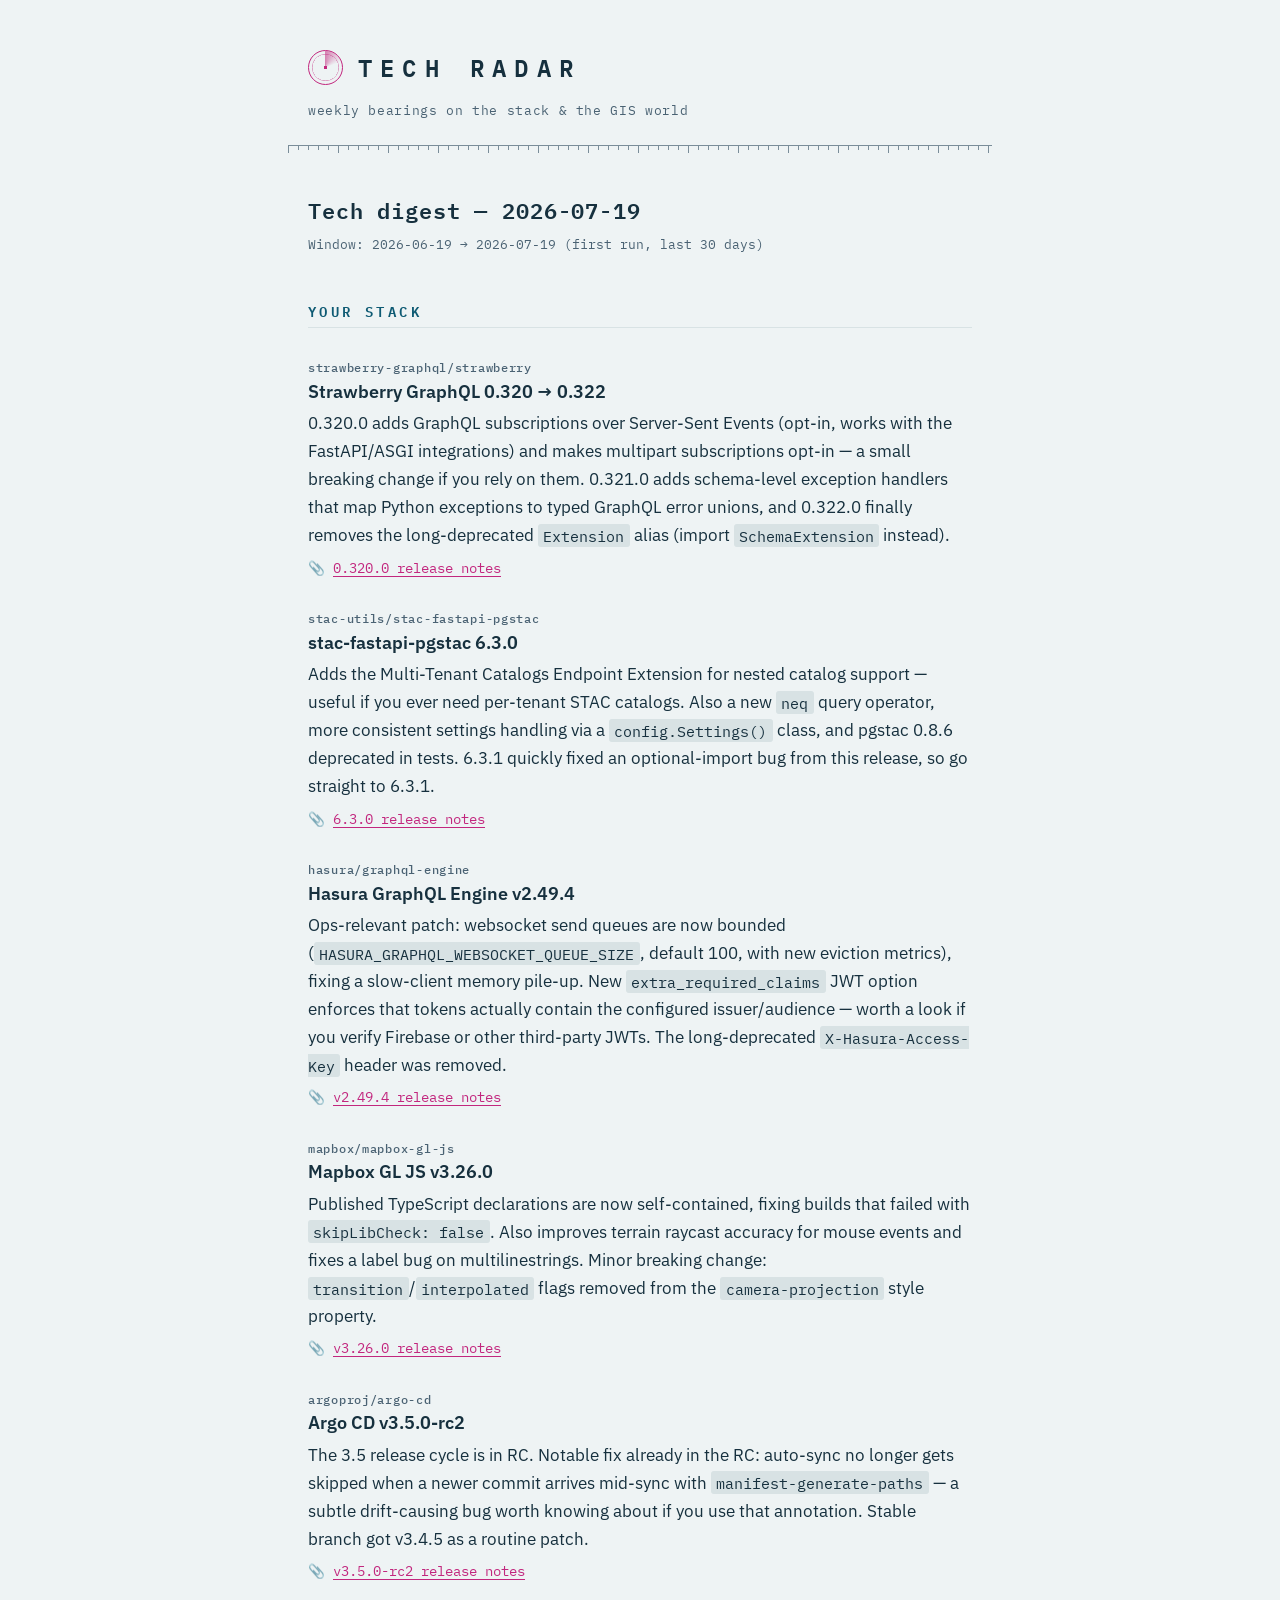
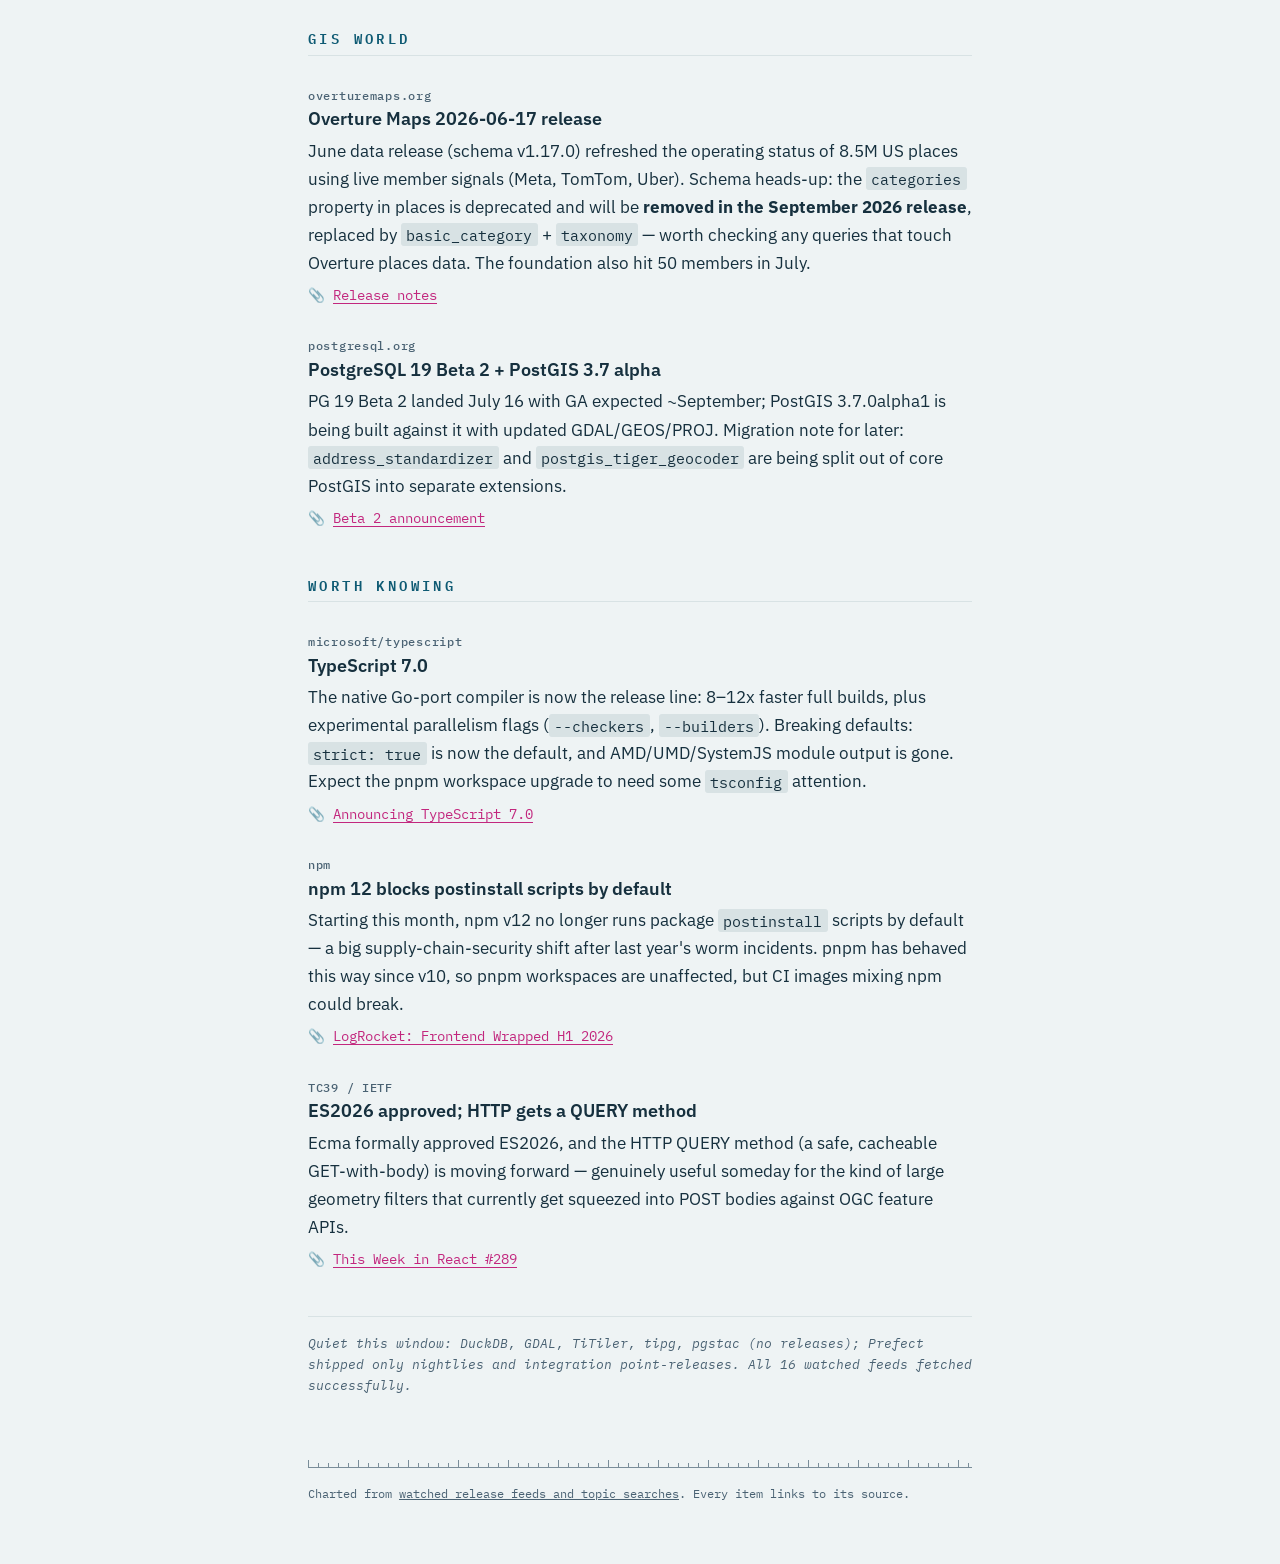
<file: docs/index.html>
<!DOCTYPE html>
<html lang="en">
<head>
<meta charset="utf-8">
<meta name="viewport" content="width=device-width, initial-scale=1">
<title>Tech Radar</title>
<meta name="description" content="Personal tech-update digests: GIS, data pipelines, orchestration, web stacks.">
<link rel="preconnect" href="https://fonts.googleapis.com">
<link rel="preconnect" href="https://fonts.gstatic.com" crossorigin>
<link href="https://fonts.googleapis.com/css2?family=IBM+Plex+Mono:wght@400;500;600&family=IBM+Plex+Sans:ital,wght@0,400;0,600;1,400&display=swap" rel="stylesheet">
<link rel="stylesheet" href="style.css">
<link rel="icon" href="data:image/svg+xml,<svg xmlns='http://www.w3.org/2000/svg' viewBox='0 0 16 16'><circle cx='8' cy='8' r='7' fill='none' stroke='%23C2277E' stroke-width='1.5'/><circle cx='8' cy='8' r='1.5' fill='%23C2277E'/><path d='M8 8 L14 4' stroke='%23C2277E' stroke-width='1.5'/></svg>">
</head>
<body>
<header class="masthead">
  <a class="brand" href="index.html">
    <span class="scope" aria-hidden="true"></span>
    <span class="brand-text">Tech Radar</span>
  </a>
  <p class="tagline">weekly bearings on the stack &amp; the GIS world</p>
</header>
<div class="ticks" aria-hidden="true"></div>
<main>
<article class="digest"><div class="digest-head"><h1>Tech digest — 2026-07-19</h1><p class="window">Window: 2026-06-19 → 2026-07-19 (first run, last 30 days)</p></div>
<h2>Your stack</h2>
<h3><span class="src">strawberry-graphql/strawberry</span>Strawberry GraphQL 0.320 → 0.322</h3>
<p>0.320.0 adds GraphQL subscriptions over Server-Sent Events (opt-in, works with the FastAPI/ASGI integrations) and makes multipart subscriptions opt-in — a small breaking change if you rely on them. 0.321.0 adds schema-level exception handlers that map Python exceptions to typed GraphQL error unions, and 0.322.0 finally removes the long-deprecated <code>Extension</code> alias (import <code>SchemaExtension</code> instead).</p>
<p class="source">📎 <a href="https://github.com/strawberry-graphql/strawberry/releases/tag/0.320.0">0.320.0 release notes</a></p>
<h3><span class="src">stac-utils/stac-fastapi-pgstac</span>stac-fastapi-pgstac 6.3.0</h3>
<p>Adds the Multi-Tenant Catalogs Endpoint Extension for nested catalog support — useful if you ever need per-tenant STAC catalogs. Also a new <code>neq</code> query operator, more consistent settings handling via a <code>config.Settings()</code> class, and pgstac 0.8.6 deprecated in tests. 6.3.1 quickly fixed an optional-import bug from this release, so go straight to 6.3.1.</p>
<p class="source">📎 <a href="https://github.com/stac-utils/stac-fastapi-pgstac/releases/tag/6.3.0">6.3.0 release notes</a></p>
<h3><span class="src">hasura/graphql-engine</span>Hasura GraphQL Engine v2.49.4</h3>
<p>Ops-relevant patch: websocket send queues are now bounded (<code>HASURA_GRAPHQL_WEBSOCKET_QUEUE_SIZE</code>, default 100, with new eviction metrics), fixing a slow-client memory pile-up. New <code>extra_required_claims</code> JWT option enforces that tokens actually contain the configured issuer/audience — worth a look if you verify Firebase or other third-party JWTs. The long-deprecated <code>X-Hasura-Access-Key</code> header was removed.</p>
<p class="source">📎 <a href="https://github.com/hasura/graphql-engine/releases/tag/v2.49.4">v2.49.4 release notes</a></p>
<h3><span class="src">mapbox/mapbox-gl-js</span>Mapbox GL JS v3.26.0</h3>
<p>Published TypeScript declarations are now self-contained, fixing builds that failed with <code>skipLibCheck: false</code>. Also improves terrain raycast accuracy for mouse events and fixes a label bug on multilinestrings. Minor breaking change: <code>transition</code>/<code>interpolated</code> flags removed from the <code>camera-projection</code> style property.</p>
<p class="source">📎 <a href="https://github.com/mapbox/mapbox-gl-js/releases/tag/v3.26.0">v3.26.0 release notes</a></p>
<h3><span class="src">argoproj/argo-cd</span>Argo CD v3.5.0-rc2</h3>
<p>The 3.5 release cycle is in RC. Notable fix already in the RC: auto-sync no longer gets skipped when a newer commit arrives mid-sync with <code>manifest-generate-paths</code> — a subtle drift-causing bug worth knowing about if you use that annotation. Stable branch got v3.4.5 as a routine patch.</p>
<p class="source">📎 <a href="https://github.com/argoproj/argo-cd/releases/tag/v3.5.0-rc2">v3.5.0-rc2 release notes</a></p>
<h2>GIS world</h2>
<h3><span class="src">overturemaps.org</span>Overture Maps 2026-06-17 release</h3>
<p>June data release (schema v1.17.0) refreshed the operating status of 8.5M US places using live member signals (Meta, TomTom, Uber). Schema heads-up: the <code>categories</code> property in places is deprecated and will be <strong>removed in the September 2026 release</strong>, replaced by <code>basic_category</code> + <code>taxonomy</code> — worth checking any queries that touch Overture places data. The foundation also hit 50 members in July.</p>
<p class="source">📎 <a href="https://docs.overturemaps.org/blog/2026/06/17/release-notes/">Release notes</a></p>
<h3><span class="src">postgresql.org</span>PostgreSQL 19 Beta 2 + PostGIS 3.7 alpha</h3>
<p>PG 19 Beta 2 landed July 16 with GA expected ~September; PostGIS 3.7.0alpha1 is being built against it with updated GDAL/GEOS/PROJ. Migration note for later: <code>address_standardizer</code> and <code>postgis_tiger_geocoder</code> are being split out of core PostGIS into separate extensions.</p>
<p class="source">📎 <a href="https://www.postgresql.org/about/news/postgresql-19-beta-2-released-3350/">Beta 2 announcement</a></p>
<h2>Worth knowing</h2>
<h3><span class="src">microsoft/typescript</span>TypeScript 7.0</h3>
<p>The native Go-port compiler is now the release line: 8–12x faster full builds, plus experimental parallelism flags (<code>--checkers</code>, <code>--builders</code>). Breaking defaults: <code>strict: true</code> is now the default, and AMD/UMD/SystemJS module output is gone. Expect the pnpm workspace upgrade to need some <code>tsconfig</code> attention.</p>
<p class="source">📎 <a href="https://devblogs.microsoft.com/typescript/announcing-typescript-7-0/">Announcing TypeScript 7.0</a></p>
<h3><span class="src">npm</span>npm 12 blocks postinstall scripts by default</h3>
<p>Starting this month, npm v12 no longer runs package <code>postinstall</code> scripts by default — a big supply-chain-security shift after last year's worm incidents. pnpm has behaved this way since v10, so pnpm workspaces are unaffected, but CI images mixing npm could break.</p>
<p class="source">📎 <a href="https://blog.logrocket.com/frontend-wrapped-h1-2026-the-nine-biggest-storylines">LogRocket: Frontend Wrapped H1 2026</a></p>
<h3><span class="src">TC39 / IETF</span>ES2026 approved; HTTP gets a QUERY method</h3>
<p>Ecma formally approved ES2026, and the HTTP QUERY method (a safe, cacheable GET-with-body) is moving forward — genuinely useful someday for the kind of large geometry filters that currently get squeezed into POST bodies against OGC feature APIs.</p>
<p class="source">📎 <a href="https://thisweekinreact.com/newsletter/289">This Week in React #289</a></p>
<hr />
<p><em>Quiet this window: DuckDB, GDAL, TiTiler, tipg, pgstac (no releases); Prefect shipped only nightlies and integration point-releases. All 16 watched feeds fetched successfully.</em></p></article>
</main>
<footer class="colophon">
  <div class="ticks" aria-hidden="true"></div>
  <p>Charted from <a href="https://github.com/GreatTyrion/tech-radar">watched release feeds and topic searches</a>. Every item links to its source.</p>
</footer>
</body>
</html>
</file>
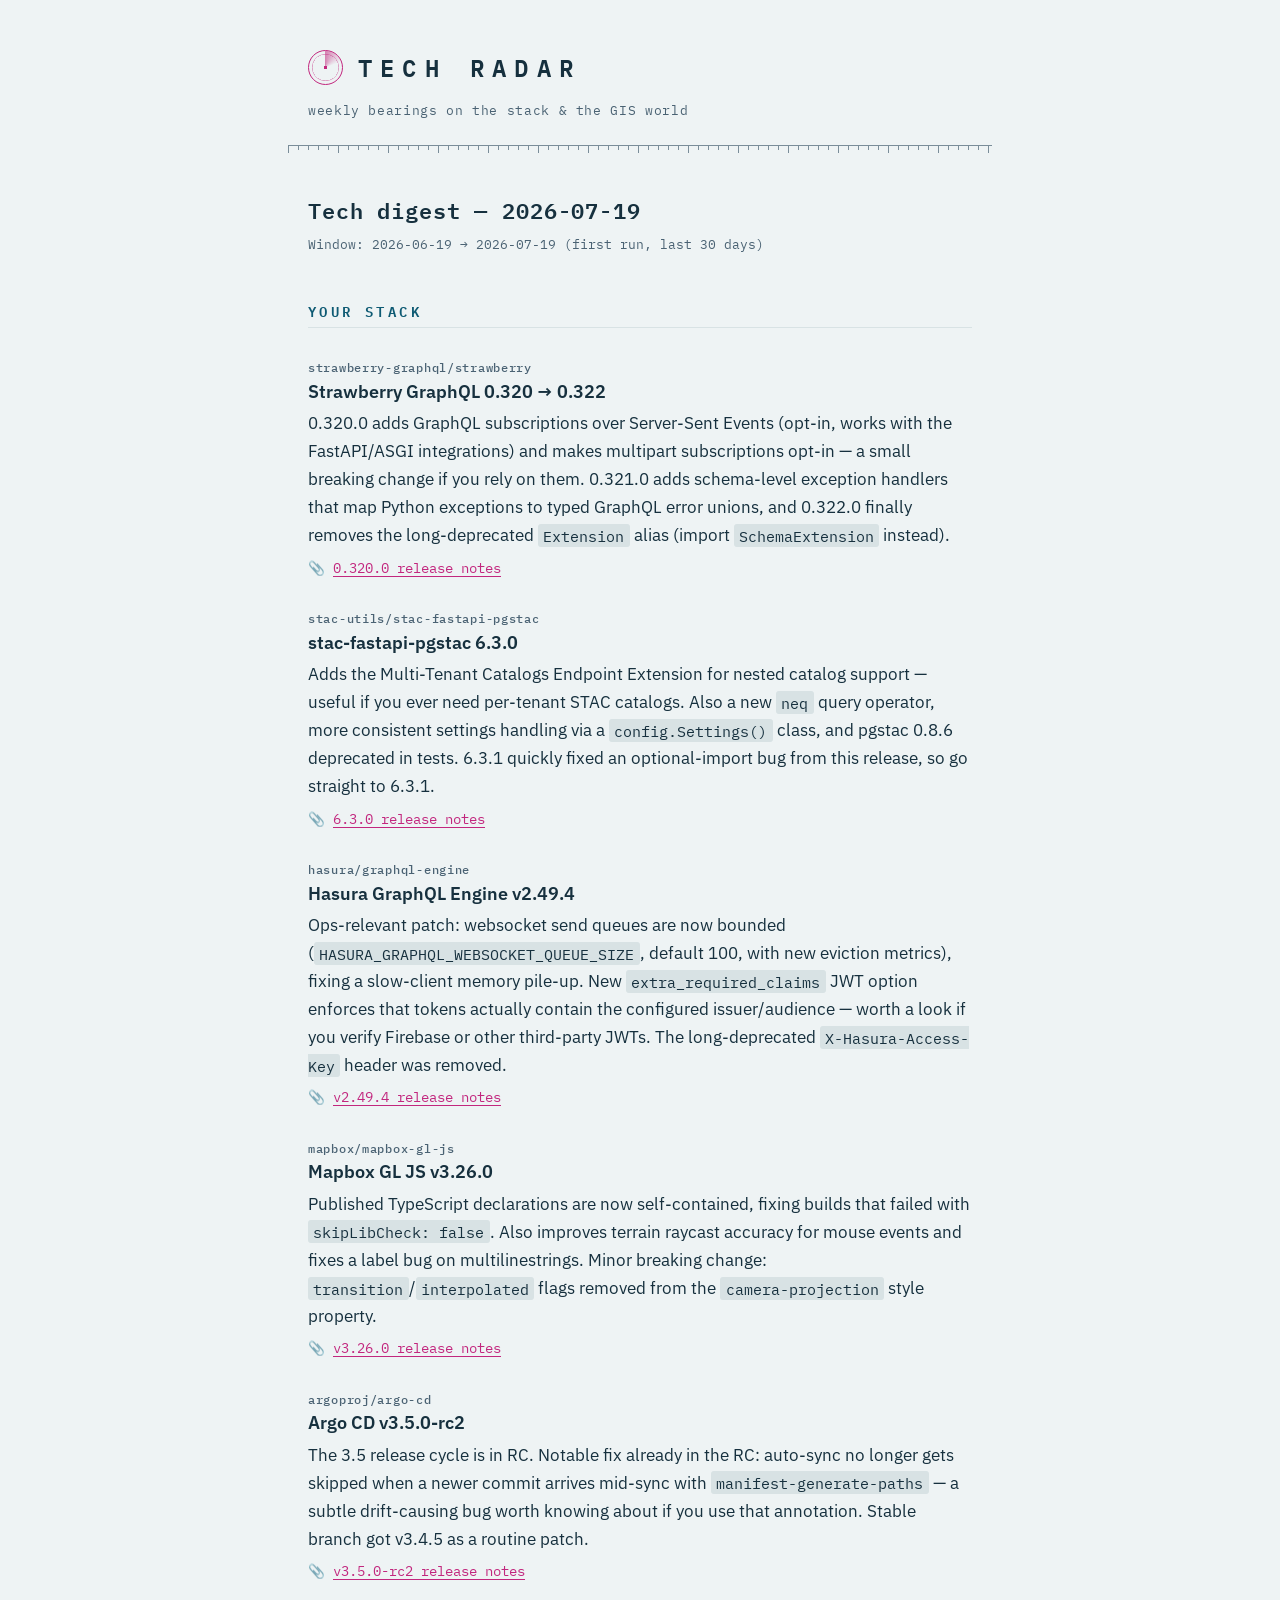
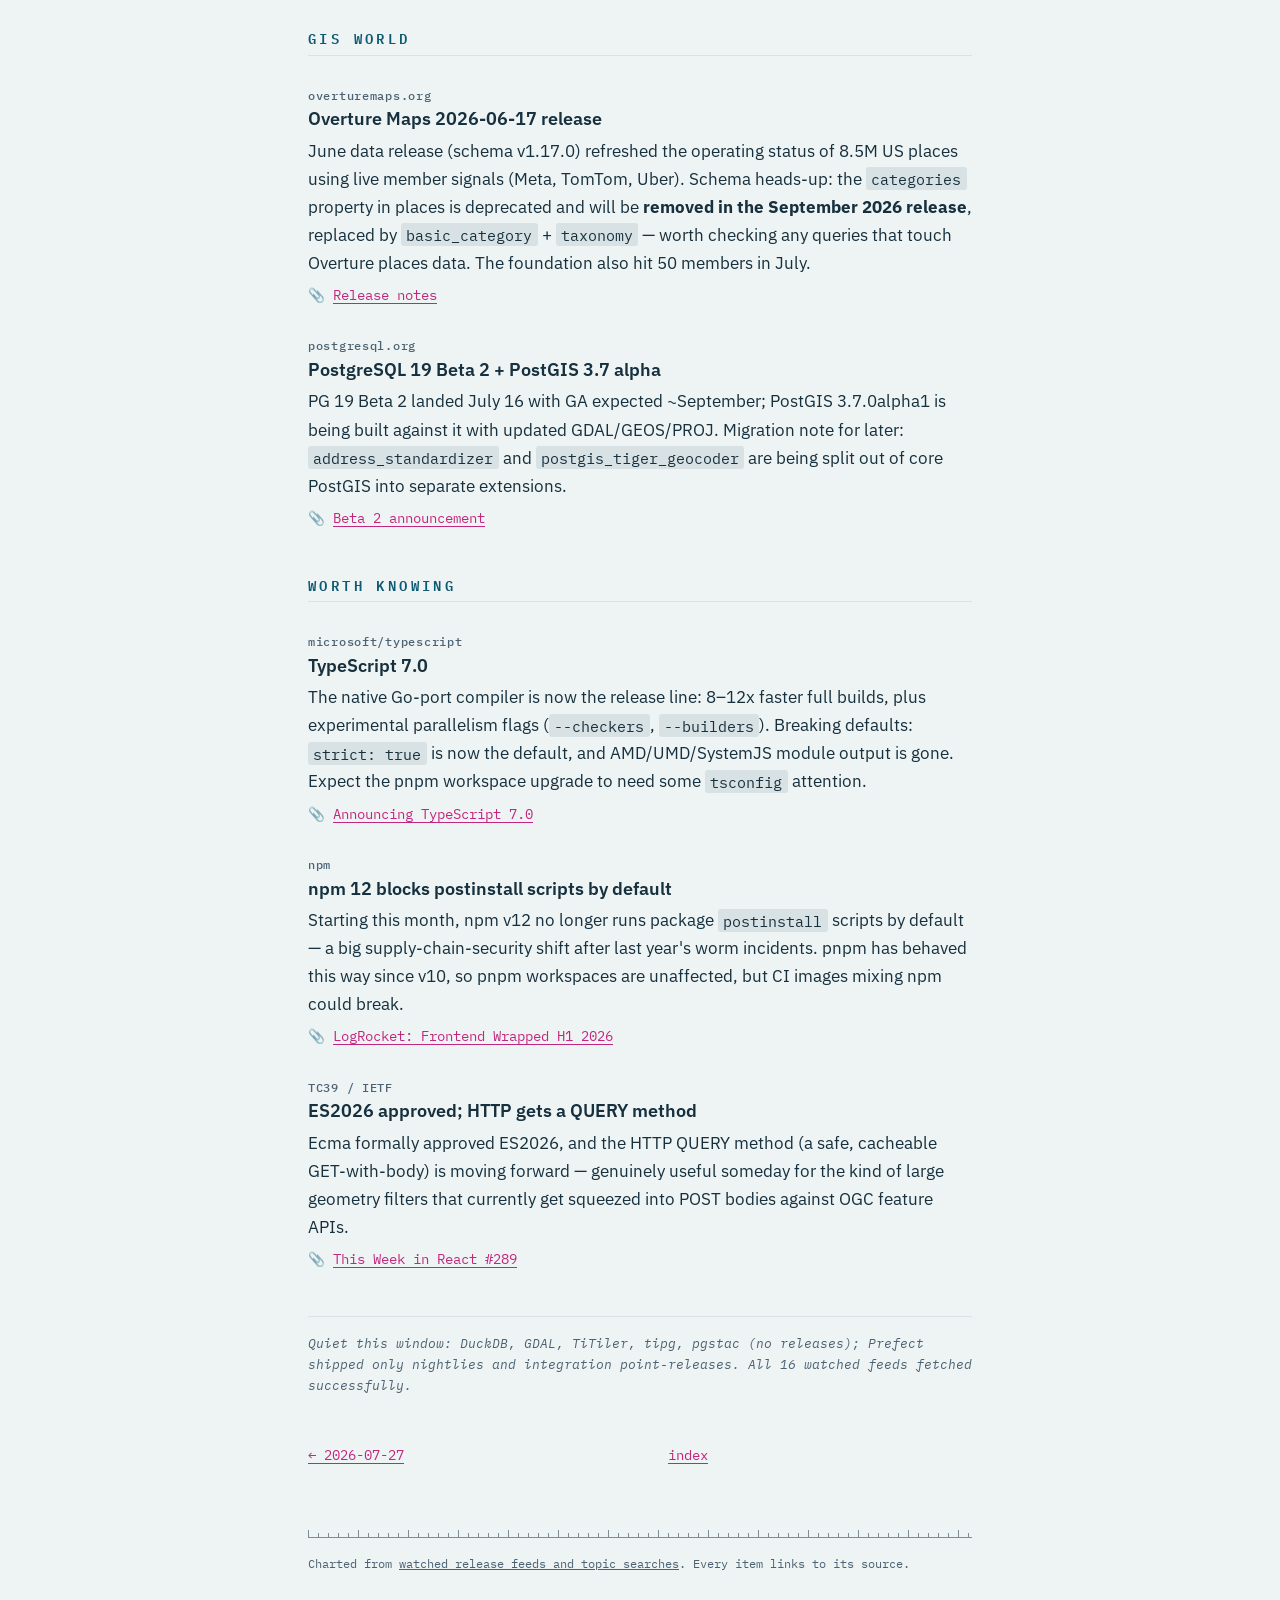
<file: docs/2026-07-19.html>
<!DOCTYPE html>
<html lang="en">
<head>
<meta charset="utf-8">
<meta name="viewport" content="width=device-width, initial-scale=1">
<title>Tech Radar — 2026-07-19</title>
<meta name="description" content="Personal tech-update digests: GIS, data pipelines, orchestration, web stacks.">
<link rel="preconnect" href="https://fonts.googleapis.com">
<link rel="preconnect" href="https://fonts.gstatic.com" crossorigin>
<link href="https://fonts.googleapis.com/css2?family=IBM+Plex+Mono:wght@400;500;600&family=IBM+Plex+Sans:ital,wght@0,400;0,600;1,400&display=swap" rel="stylesheet">
<link rel="stylesheet" href="style.css">
<link rel="icon" href="data:image/svg+xml,<svg xmlns='http://www.w3.org/2000/svg' viewBox='0 0 16 16'><circle cx='8' cy='8' r='7' fill='none' stroke='%23C2277E' stroke-width='1.5'/><circle cx='8' cy='8' r='1.5' fill='%23C2277E'/><path d='M8 8 L14 4' stroke='%23C2277E' stroke-width='1.5'/></svg>">
</head>
<body>
<header class="masthead">
  <a class="brand" href="index.html">
    <span class="scope" aria-hidden="true"></span>
    <span class="brand-text">Tech Radar</span>
  </a>
  <p class="tagline">weekly bearings on the stack &amp; the GIS world</p>
</header>
<div class="ticks" aria-hidden="true"></div>
<main>
<article class="digest"><div class="digest-head"><h1>Tech digest — 2026-07-19</h1><p class="window">Window: 2026-06-19 → 2026-07-19 (first run, last 30 days)</p></div>
<h2>Your stack</h2>
<h3><span class="src">strawberry-graphql/strawberry</span>Strawberry GraphQL 0.320 → 0.322</h3>
<p>0.320.0 adds GraphQL subscriptions over Server-Sent Events (opt-in, works with the FastAPI/ASGI integrations) and makes multipart subscriptions opt-in — a small breaking change if you rely on them. 0.321.0 adds schema-level exception handlers that map Python exceptions to typed GraphQL error unions, and 0.322.0 finally removes the long-deprecated <code>Extension</code> alias (import <code>SchemaExtension</code> instead).</p>
<p class="source">📎 <a href="https://github.com/strawberry-graphql/strawberry/releases/tag/0.320.0">0.320.0 release notes</a></p>
<h3><span class="src">stac-utils/stac-fastapi-pgstac</span>stac-fastapi-pgstac 6.3.0</h3>
<p>Adds the Multi-Tenant Catalogs Endpoint Extension for nested catalog support — useful if you ever need per-tenant STAC catalogs. Also a new <code>neq</code> query operator, more consistent settings handling via a <code>config.Settings()</code> class, and pgstac 0.8.6 deprecated in tests. 6.3.1 quickly fixed an optional-import bug from this release, so go straight to 6.3.1.</p>
<p class="source">📎 <a href="https://github.com/stac-utils/stac-fastapi-pgstac/releases/tag/6.3.0">6.3.0 release notes</a></p>
<h3><span class="src">hasura/graphql-engine</span>Hasura GraphQL Engine v2.49.4</h3>
<p>Ops-relevant patch: websocket send queues are now bounded (<code>HASURA_GRAPHQL_WEBSOCKET_QUEUE_SIZE</code>, default 100, with new eviction metrics), fixing a slow-client memory pile-up. New <code>extra_required_claims</code> JWT option enforces that tokens actually contain the configured issuer/audience — worth a look if you verify Firebase or other third-party JWTs. The long-deprecated <code>X-Hasura-Access-Key</code> header was removed.</p>
<p class="source">📎 <a href="https://github.com/hasura/graphql-engine/releases/tag/v2.49.4">v2.49.4 release notes</a></p>
<h3><span class="src">mapbox/mapbox-gl-js</span>Mapbox GL JS v3.26.0</h3>
<p>Published TypeScript declarations are now self-contained, fixing builds that failed with <code>skipLibCheck: false</code>. Also improves terrain raycast accuracy for mouse events and fixes a label bug on multilinestrings. Minor breaking change: <code>transition</code>/<code>interpolated</code> flags removed from the <code>camera-projection</code> style property.</p>
<p class="source">📎 <a href="https://github.com/mapbox/mapbox-gl-js/releases/tag/v3.26.0">v3.26.0 release notes</a></p>
<h3><span class="src">argoproj/argo-cd</span>Argo CD v3.5.0-rc2</h3>
<p>The 3.5 release cycle is in RC. Notable fix already in the RC: auto-sync no longer gets skipped when a newer commit arrives mid-sync with <code>manifest-generate-paths</code> — a subtle drift-causing bug worth knowing about if you use that annotation. Stable branch got v3.4.5 as a routine patch.</p>
<p class="source">📎 <a href="https://github.com/argoproj/argo-cd/releases/tag/v3.5.0-rc2">v3.5.0-rc2 release notes</a></p>
<h2>GIS world</h2>
<h3><span class="src">overturemaps.org</span>Overture Maps 2026-06-17 release</h3>
<p>June data release (schema v1.17.0) refreshed the operating status of 8.5M US places using live member signals (Meta, TomTom, Uber). Schema heads-up: the <code>categories</code> property in places is deprecated and will be <strong>removed in the September 2026 release</strong>, replaced by <code>basic_category</code> + <code>taxonomy</code> — worth checking any queries that touch Overture places data. The foundation also hit 50 members in July.</p>
<p class="source">📎 <a href="https://docs.overturemaps.org/blog/2026/06/17/release-notes/">Release notes</a></p>
<h3><span class="src">postgresql.org</span>PostgreSQL 19 Beta 2 + PostGIS 3.7 alpha</h3>
<p>PG 19 Beta 2 landed July 16 with GA expected ~September; PostGIS 3.7.0alpha1 is being built against it with updated GDAL/GEOS/PROJ. Migration note for later: <code>address_standardizer</code> and <code>postgis_tiger_geocoder</code> are being split out of core PostGIS into separate extensions.</p>
<p class="source">📎 <a href="https://www.postgresql.org/about/news/postgresql-19-beta-2-released-3350/">Beta 2 announcement</a></p>
<h2>Worth knowing</h2>
<h3><span class="src">microsoft/typescript</span>TypeScript 7.0</h3>
<p>The native Go-port compiler is now the release line: 8–12x faster full builds, plus experimental parallelism flags (<code>--checkers</code>, <code>--builders</code>). Breaking defaults: <code>strict: true</code> is now the default, and AMD/UMD/SystemJS module output is gone. Expect the pnpm workspace upgrade to need some <code>tsconfig</code> attention.</p>
<p class="source">📎 <a href="https://devblogs.microsoft.com/typescript/announcing-typescript-7-0/">Announcing TypeScript 7.0</a></p>
<h3><span class="src">npm</span>npm 12 blocks postinstall scripts by default</h3>
<p>Starting this month, npm v12 no longer runs package <code>postinstall</code> scripts by default — a big supply-chain-security shift after last year's worm incidents. pnpm has behaved this way since v10, so pnpm workspaces are unaffected, but CI images mixing npm could break.</p>
<p class="source">📎 <a href="https://blog.logrocket.com/frontend-wrapped-h1-2026-the-nine-biggest-storylines">LogRocket: Frontend Wrapped H1 2026</a></p>
<h3><span class="src">TC39 / IETF</span>ES2026 approved; HTTP gets a QUERY method</h3>
<p>Ecma formally approved ES2026, and the HTTP QUERY method (a safe, cacheable GET-with-body) is moving forward — genuinely useful someday for the kind of large geometry filters that currently get squeezed into POST bodies against OGC feature APIs.</p>
<p class="source">📎 <a href="https://thisweekinreact.com/newsletter/289">This Week in React #289</a></p>
<hr />
<p><em>Quiet this window: DuckDB, GDAL, TiTiler, tipg, pgstac (no releases); Prefect shipped only nightlies and integration point-releases. All 16 watched feeds fetched successfully.</em></p></article><nav class="pagenav"><a href="2026-07-27.html">← 2026-07-27</a><a href="index.html">index</a><span></span></nav>
</main>
<footer class="colophon">
  <div class="ticks" aria-hidden="true"></div>
  <p>Charted from <a href="https://github.com/GreatTyrion/tech-radar">watched release feeds and topic searches</a>. Every item links to its source.</p>
</footer>
</body>
</html>
</file>
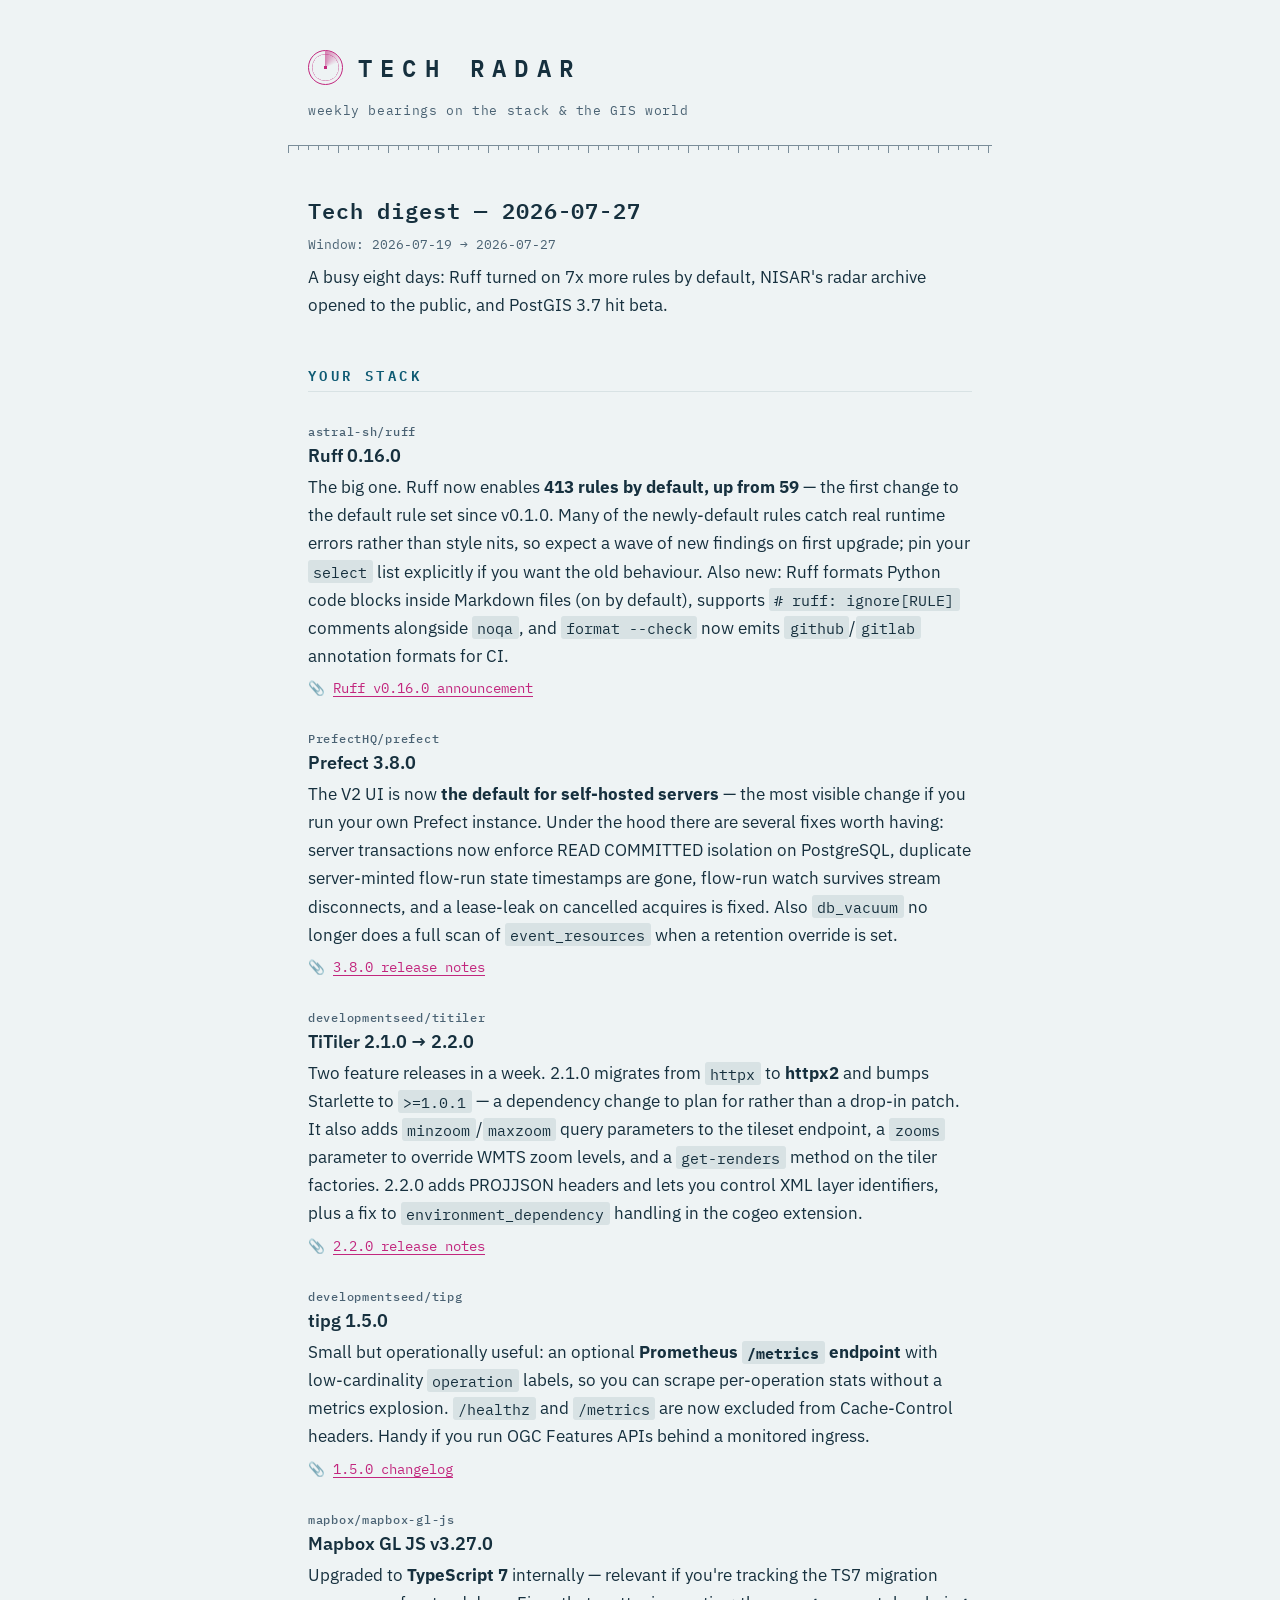
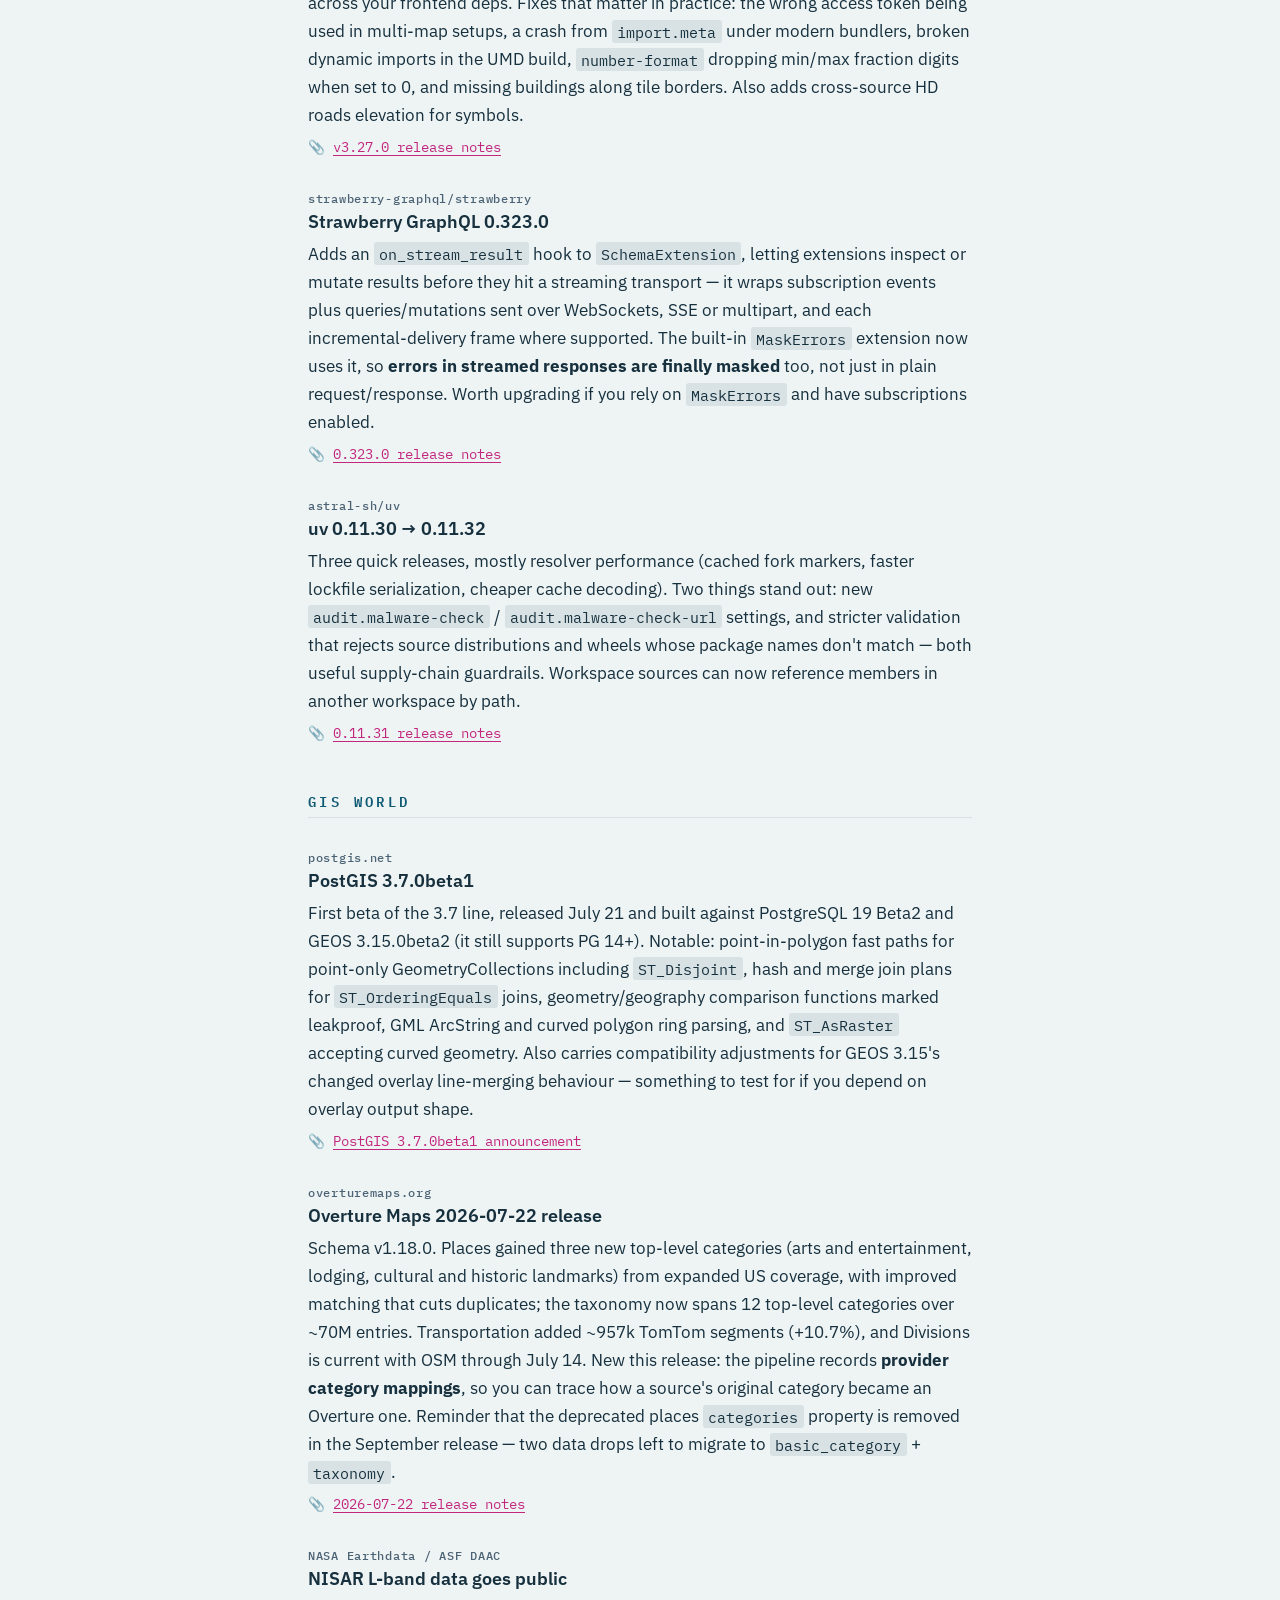
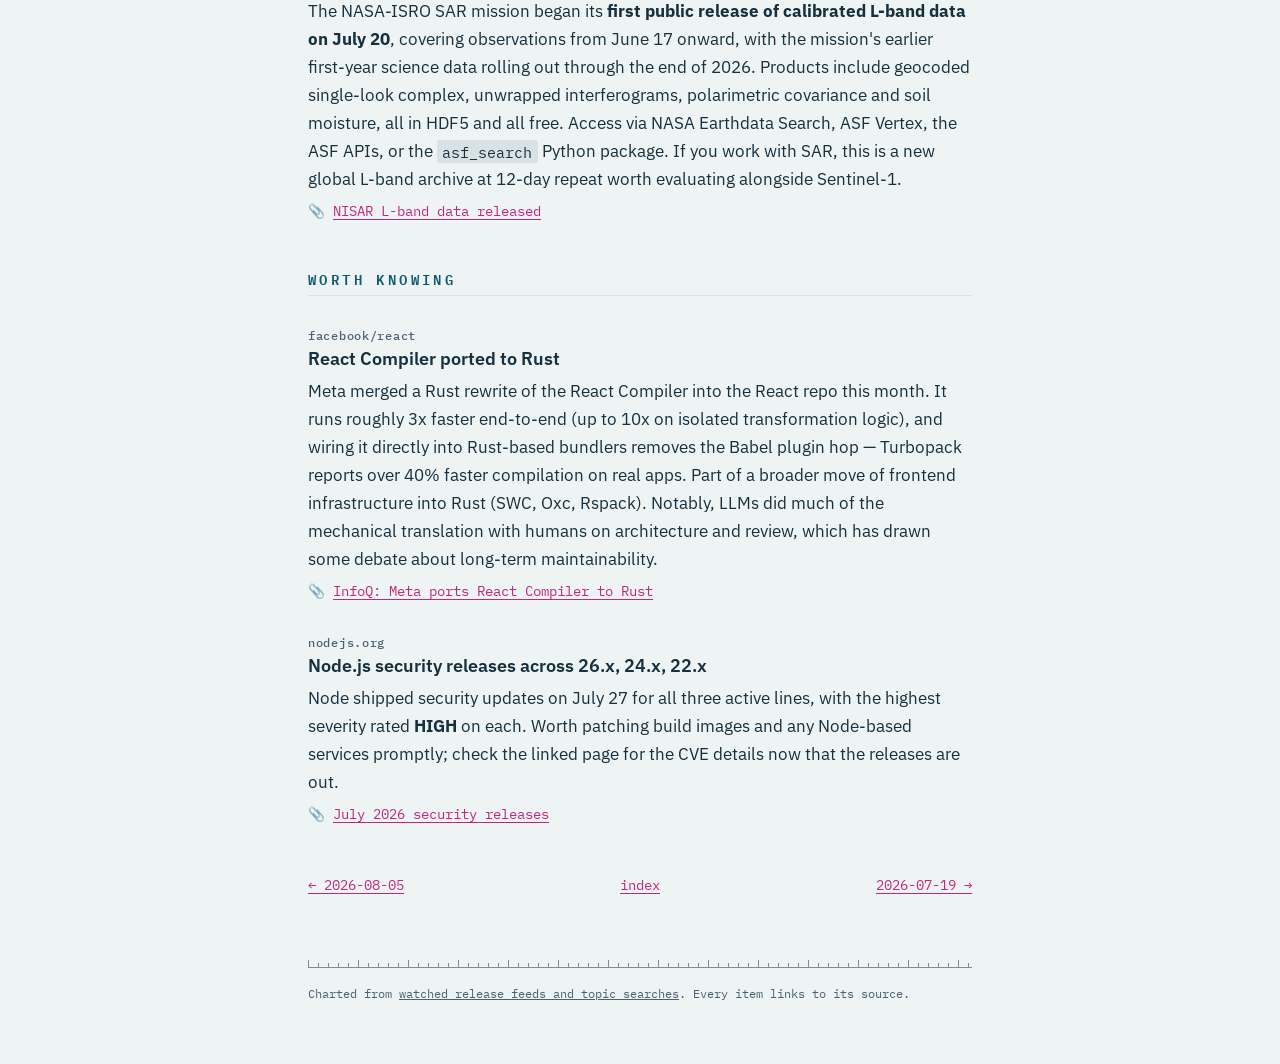
<file: docs/2026-07-27.html>
<!DOCTYPE html>
<html lang="en">
<head>
<meta charset="utf-8">
<meta name="viewport" content="width=device-width, initial-scale=1">
<title>Tech Radar — 2026-07-27</title>
<meta name="description" content="Personal tech-update digests: GIS, data pipelines, orchestration, web stacks.">
<link rel="preconnect" href="https://fonts.googleapis.com">
<link rel="preconnect" href="https://fonts.gstatic.com" crossorigin>
<link href="https://fonts.googleapis.com/css2?family=IBM+Plex+Mono:wght@400;500;600&family=IBM+Plex+Sans:ital,wght@0,400;0,600;1,400&display=swap" rel="stylesheet">
<link rel="stylesheet" href="style.css">
<link rel="icon" href="data:image/svg+xml,<svg xmlns='http://www.w3.org/2000/svg' viewBox='0 0 16 16'><circle cx='8' cy='8' r='7' fill='none' stroke='%23C2277E' stroke-width='1.5'/><circle cx='8' cy='8' r='1.5' fill='%23C2277E'/><path d='M8 8 L14 4' stroke='%23C2277E' stroke-width='1.5'/></svg>">
</head>
<body>
<header class="masthead">
  <a class="brand" href="index.html">
    <span class="scope" aria-hidden="true"></span>
    <span class="brand-text">Tech Radar</span>
  </a>
  <p class="tagline">weekly bearings on the stack &amp; the GIS world</p>
</header>
<div class="ticks" aria-hidden="true"></div>
<main>
<article class="digest"><div class="digest-head"><h1>Tech digest — 2026-07-27</h1><p class="window">Window: 2026-07-19 → 2026-07-27</p></div>
<p>A busy eight days: Ruff turned on 7x more rules by default, NISAR's radar archive opened to the public, and PostGIS 3.7 hit beta.</p>
<h2>Your stack</h2>
<h3><span class="src">astral-sh/ruff</span>Ruff 0.16.0</h3>
<p>The big one. Ruff now enables <strong>413 rules by default, up from 59</strong> — the first change to the default rule set since v0.1.0. Many of the newly-default rules catch real runtime errors rather than style nits, so expect a wave of new findings on first upgrade; pin your <code>select</code> list explicitly if you want the old behaviour. Also new: Ruff formats Python code blocks inside Markdown files (on by default), supports <code># ruff: ignore[RULE]</code> comments alongside <code>noqa</code>, and <code>format --check</code> now emits <code>github</code>/<code>gitlab</code> annotation formats for CI.</p>
<p class="source">📎 <a href="https://astral.sh/blog/ruff-v0.16.0">Ruff v0.16.0 announcement</a></p>
<h3><span class="src">PrefectHQ/prefect</span>Prefect 3.8.0</h3>
<p>The V2 UI is now <strong>the default for self-hosted servers</strong> — the most visible change if you run your own Prefect instance. Under the hood there are several fixes worth having: server transactions now enforce READ COMMITTED isolation on PostgreSQL, duplicate server-minted flow-run state timestamps are gone, flow-run watch survives stream disconnects, and a lease-leak on cancelled acquires is fixed. Also <code>db_vacuum</code> no longer does a full scan of <code>event_resources</code> when a retention override is set.</p>
<p class="source">📎 <a href="https://github.com/PrefectHQ/prefect/releases/tag/3.8.0">3.8.0 release notes</a></p>
<h3><span class="src">developmentseed/titiler</span>TiTiler 2.1.0 → 2.2.0</h3>
<p>Two feature releases in a week. 2.1.0 migrates from <code>httpx</code> to <strong>httpx2</strong> and bumps Starlette to <code>&gt;=1.0.1</code> — a dependency change to plan for rather than a drop-in patch. It also adds <code>minzoom</code>/<code>maxzoom</code> query parameters to the tileset endpoint, a <code>zooms</code> parameter to override WMTS zoom levels, and a <code>get-renders</code> method on the tiler factories. 2.2.0 adds PROJJSON headers and lets you control XML layer identifiers, plus a fix to <code>environment_dependency</code> handling in the cogeo extension.</p>
<p class="source">📎 <a href="https://github.com/developmentseed/titiler/releases/tag/2.2.0">2.2.0 release notes</a></p>
<h3><span class="src">developmentseed/tipg</span>tipg 1.5.0</h3>
<p>Small but operationally useful: an optional <strong>Prometheus <code>/metrics</code> endpoint</strong> with low-cardinality <code>operation</code> labels, so you can scrape per-operation stats without a metrics explosion. <code>/healthz</code> and <code>/metrics</code> are now excluded from Cache-Control headers. Handy if you run OGC Features APIs behind a monitored ingress.</p>
<p class="source">📎 <a href="https://github.com/developmentseed/tipg/blob/main/CHANGES.md">1.5.0 changelog</a></p>
<h3><span class="src">mapbox/mapbox-gl-js</span>Mapbox GL JS v3.27.0</h3>
<p>Upgraded to <strong>TypeScript 7</strong> internally — relevant if you're tracking the TS7 migration across your frontend deps. Fixes that matter in practice: the wrong access token being used in multi-map setups, a crash from <code>import.meta</code> under modern bundlers, broken dynamic imports in the UMD build, <code>number-format</code> dropping min/max fraction digits when set to 0, and missing buildings along tile borders. Also adds cross-source HD roads elevation for symbols.</p>
<p class="source">📎 <a href="https://github.com/mapbox/mapbox-gl-js/releases/tag/v3.27.0">v3.27.0 release notes</a></p>
<h3><span class="src">strawberry-graphql/strawberry</span>Strawberry GraphQL 0.323.0</h3>
<p>Adds an <code>on_stream_result</code> hook to <code>SchemaExtension</code>, letting extensions inspect or mutate results before they hit a streaming transport — it wraps subscription events plus queries/mutations sent over WebSockets, SSE or multipart, and each incremental-delivery frame where supported. The built-in <code>MaskErrors</code> extension now uses it, so <strong>errors in streamed responses are finally masked</strong> too, not just in plain request/response. Worth upgrading if you rely on <code>MaskErrors</code> and have subscriptions enabled.</p>
<p class="source">📎 <a href="https://github.com/strawberry-graphql/strawberry/releases/tag/0.323.0">0.323.0 release notes</a></p>
<h3><span class="src">astral-sh/uv</span>uv 0.11.30 → 0.11.32</h3>
<p>Three quick releases, mostly resolver performance (cached fork markers, faster lockfile serialization, cheaper cache decoding). Two things stand out: new <code>audit.malware-check</code> / <code>audit.malware-check-url</code> settings, and stricter validation that rejects source distributions and wheels whose package names don't match — both useful supply-chain guardrails. Workspace sources can now reference members in another workspace by path.</p>
<p class="source">📎 <a href="https://github.com/astral-sh/uv/releases/tag/0.11.31">0.11.31 release notes</a></p>
<h2>GIS world</h2>
<h3><span class="src">postgis.net</span>PostGIS 3.7.0beta1</h3>
<p>First beta of the 3.7 line, released July 21 and built against PostgreSQL 19 Beta2 and GEOS 3.15.0beta2 (it still supports PG 14+). Notable: point-in-polygon fast paths for point-only GeometryCollections including <code>ST_Disjoint</code>, hash and merge join plans for <code>ST_OrderingEquals</code> joins, geometry/geography comparison functions marked leakproof, GML ArcString and curved polygon ring parsing, and <code>ST_AsRaster</code> accepting curved geometry. Also carries compatibility adjustments for GEOS 3.15's changed overlay line-merging behaviour — something to test for if you depend on overlay output shape.</p>
<p class="source">📎 <a href="https://postgis.net/2026/07/PostGIS-3.7.0beta1/">PostGIS 3.7.0beta1 announcement</a></p>
<h3><span class="src">overturemaps.org</span>Overture Maps 2026-07-22 release</h3>
<p>Schema v1.18.0. Places gained three new top-level categories (arts and entertainment, lodging, cultural and historic landmarks) from expanded US coverage, with improved matching that cuts duplicates; the taxonomy now spans 12 top-level categories over ~70M entries. Transportation added ~957k TomTom segments (+10.7%), and Divisions is current with OSM through July 14. New this release: the pipeline records <strong>provider category mappings</strong>, so you can trace how a source's original category became an Overture one. Reminder that the deprecated places <code>categories</code> property is removed in the September release — two data drops left to migrate to <code>basic_category</code> + <code>taxonomy</code>.</p>
<p class="source">📎 <a href="https://docs.overturemaps.org/blog/2026/07/22/release-notes/">2026-07-22 release notes</a></p>
<h3><span class="src">NASA Earthdata / ASF DAAC</span>NISAR L-band data goes public</h3>
<p>The NASA-ISRO SAR mission began its <strong>first public release of calibrated L-band data on July 20</strong>, covering observations from June 17 onward, with the mission's earlier first-year science data rolling out through the end of 2026. Products include geocoded single-look complex, unwrapped interferograms, polarimetric covariance and soil moisture, all in HDF5 and all free. Access via NASA Earthdata Search, ASF Vertex, the ASF APIs, or the <code>asf_search</code> Python package. If you work with SAR, this is a new global L-band archive at 12-day repeat worth evaluating alongside Sentinel-1.</p>
<p class="source">📎 <a href="https://www.earthdata.nasa.gov/news/nisar-l-band-data-released-expanding-record-surface-changes">NISAR L-band data released</a></p>
<h2>Worth knowing</h2>
<h3><span class="src">facebook/react</span>React Compiler ported to Rust</h3>
<p>Meta merged a Rust rewrite of the React Compiler into the React repo this month. It runs roughly 3x faster end-to-end (up to 10x on isolated transformation logic), and wiring it directly into Rust-based bundlers removes the Babel plugin hop — Turbopack reports over 40% faster compilation on real apps. Part of a broader move of frontend infrastructure into Rust (SWC, Oxc, Rspack). Notably, LLMs did much of the mechanical translation with humans on architecture and review, which has drawn some debate about long-term maintainability.</p>
<p class="source">📎 <a href="https://www.infoq.com/news/2026/07/meta-react-compiler-rust/">InfoQ: Meta ports React Compiler to Rust</a></p>
<h3><span class="src">nodejs.org</span>Node.js security releases across 26.x, 24.x, 22.x</h3>
<p>Node shipped security updates on July 27 for all three active lines, with the highest severity rated <strong>HIGH</strong> on each. Worth patching build images and any Node-based services promptly; check the linked page for the CVE details now that the releases are out.</p>
<p class="source">📎 <a href="https://nodejs.org/en/blog/vulnerability/july-2026-security-releases">July 2026 security releases</a></p></article><nav class="pagenav"><a href="2026-08-05.html">← 2026-08-05</a><a href="index.html">index</a><a href="2026-07-19.html">2026-07-19 →</a></nav>
</main>
<footer class="colophon">
  <div class="ticks" aria-hidden="true"></div>
  <p>Charted from <a href="https://github.com/GreatTyrion/tech-radar">watched release feeds and topic searches</a>. Every item links to its source.</p>
</footer>
</body>
</html>
</file>
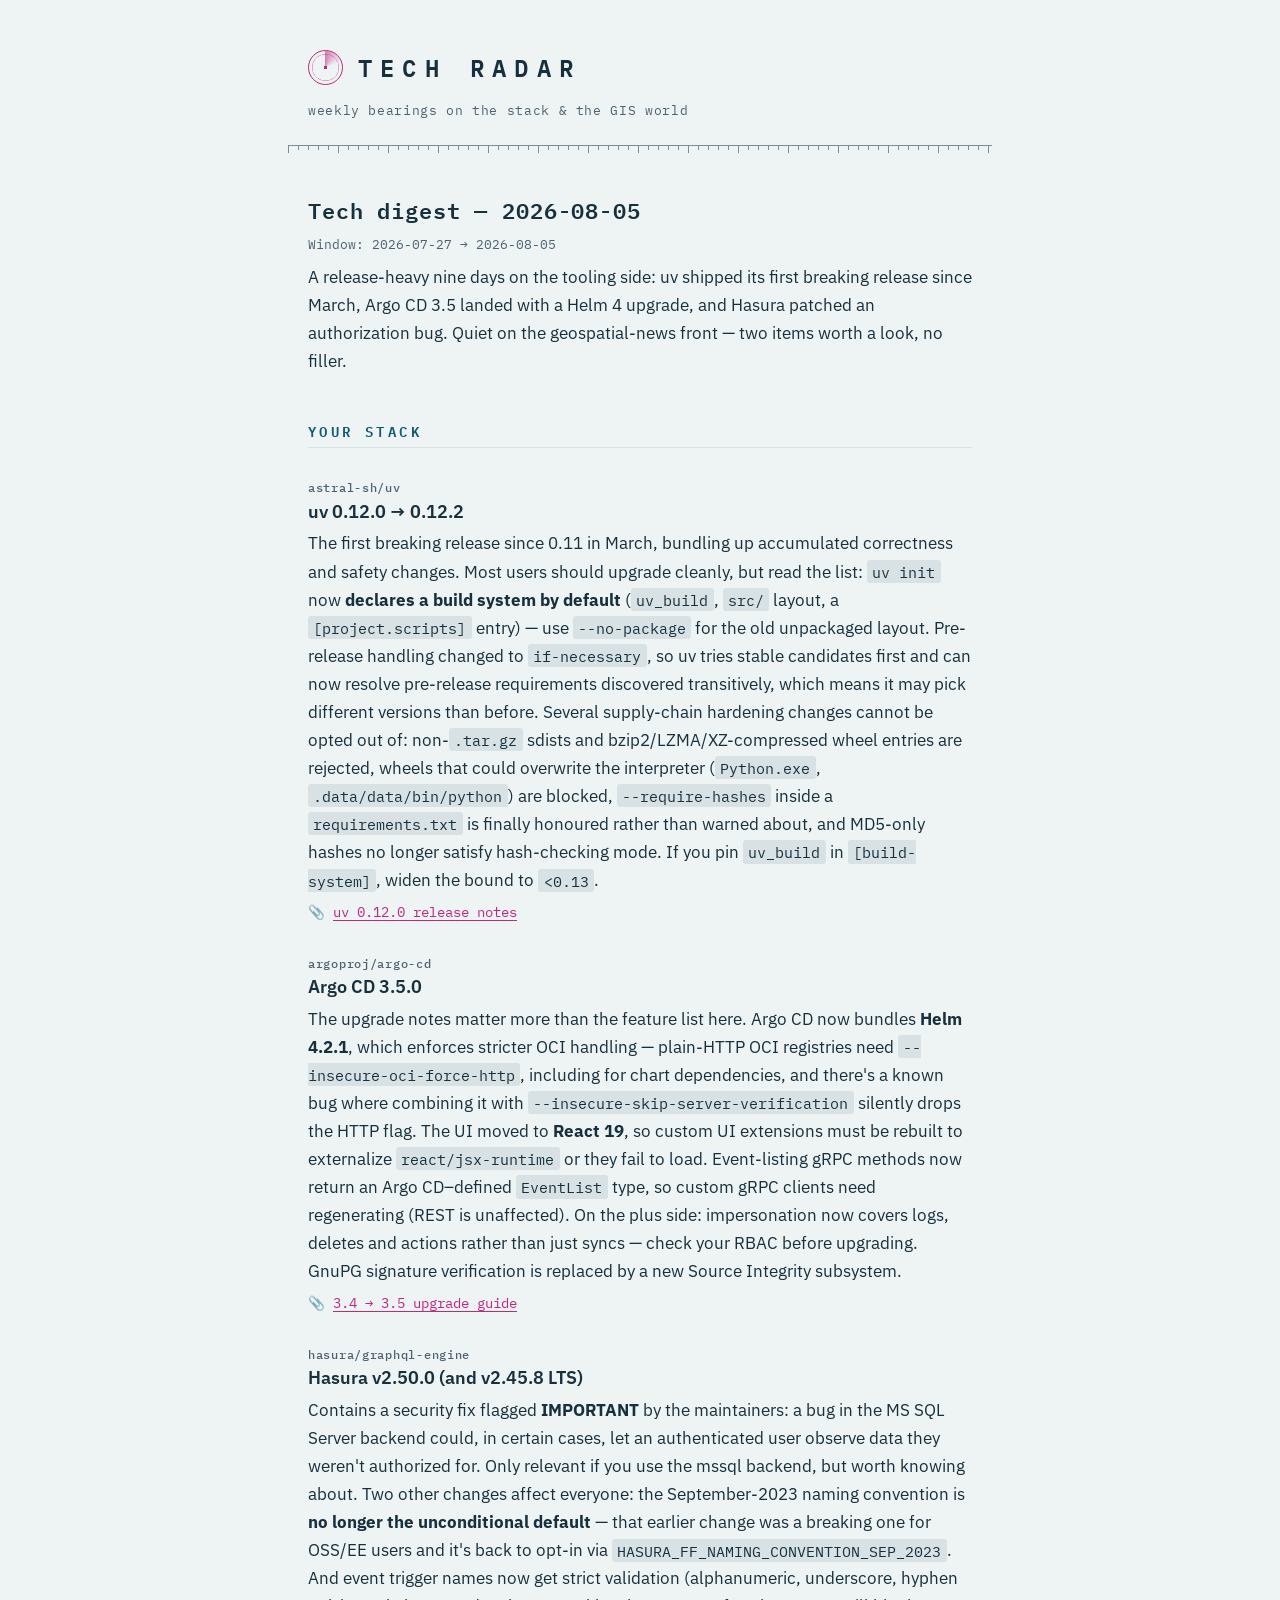
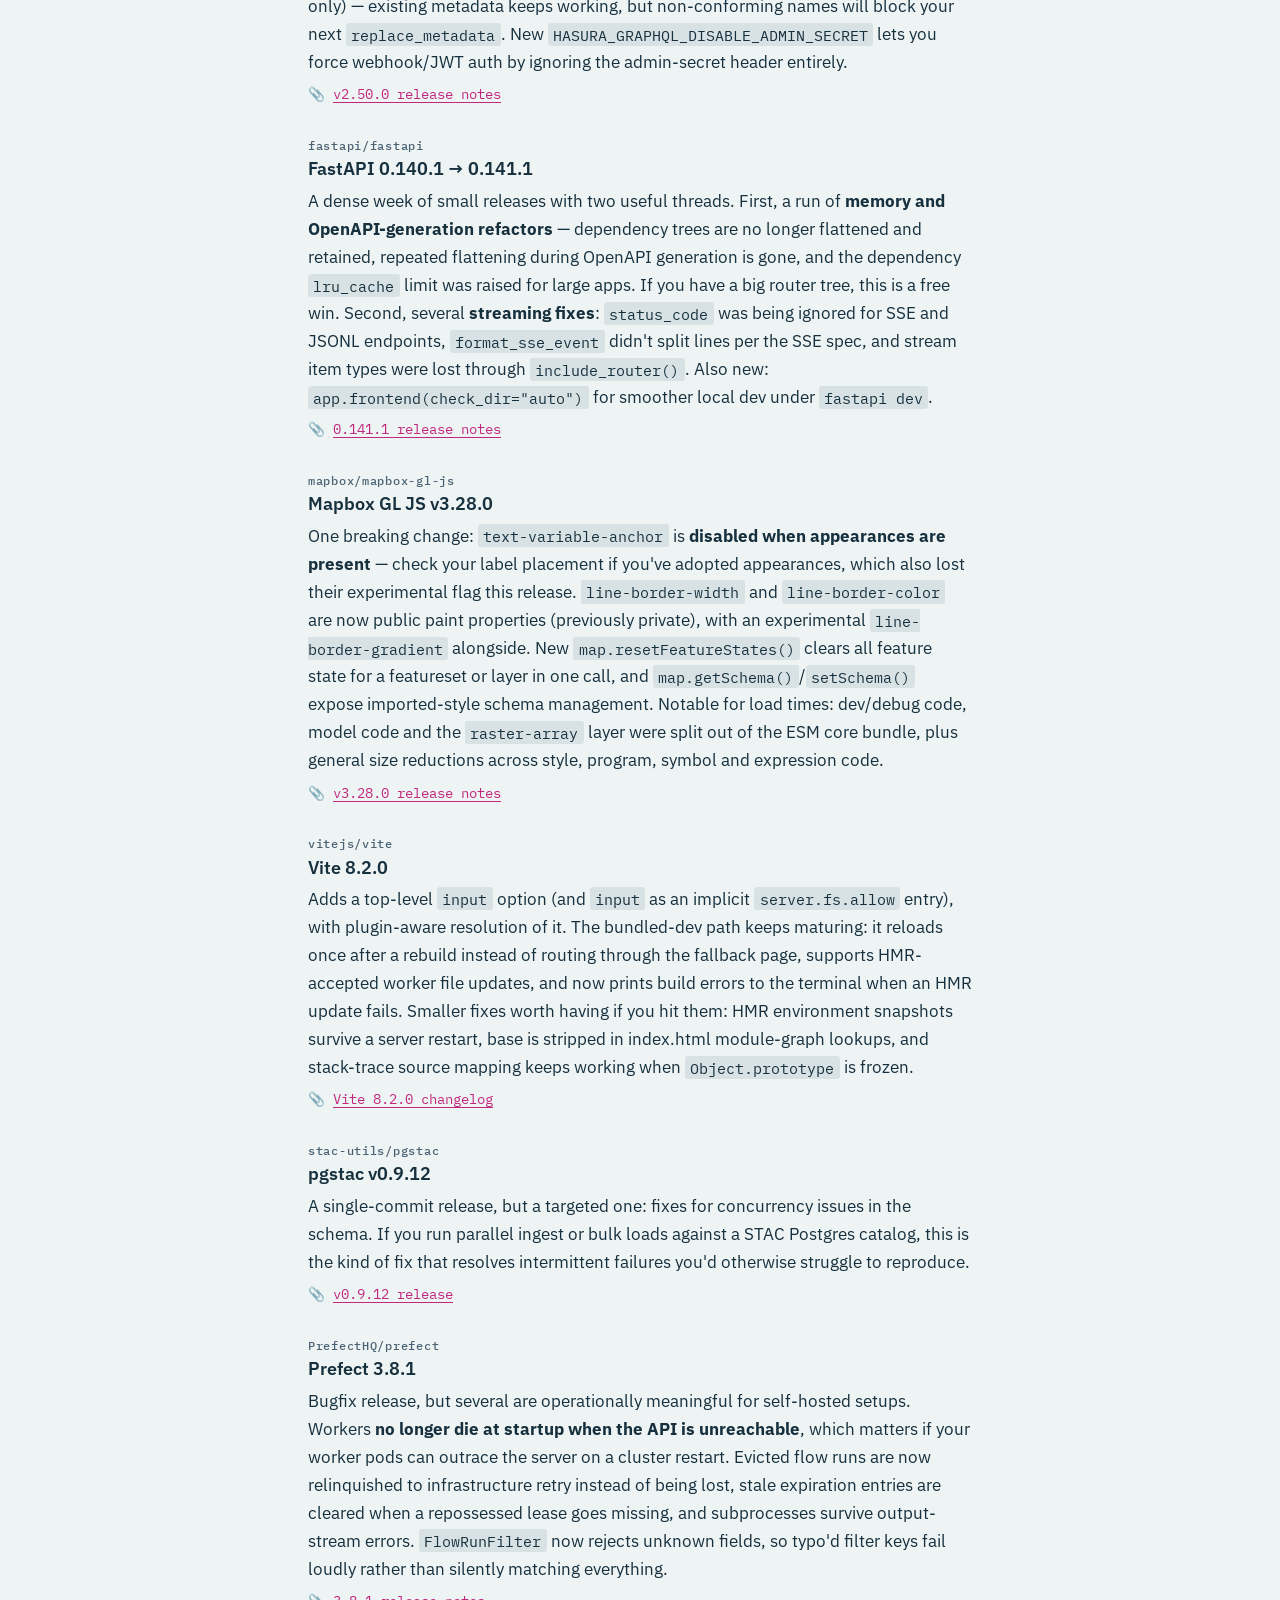
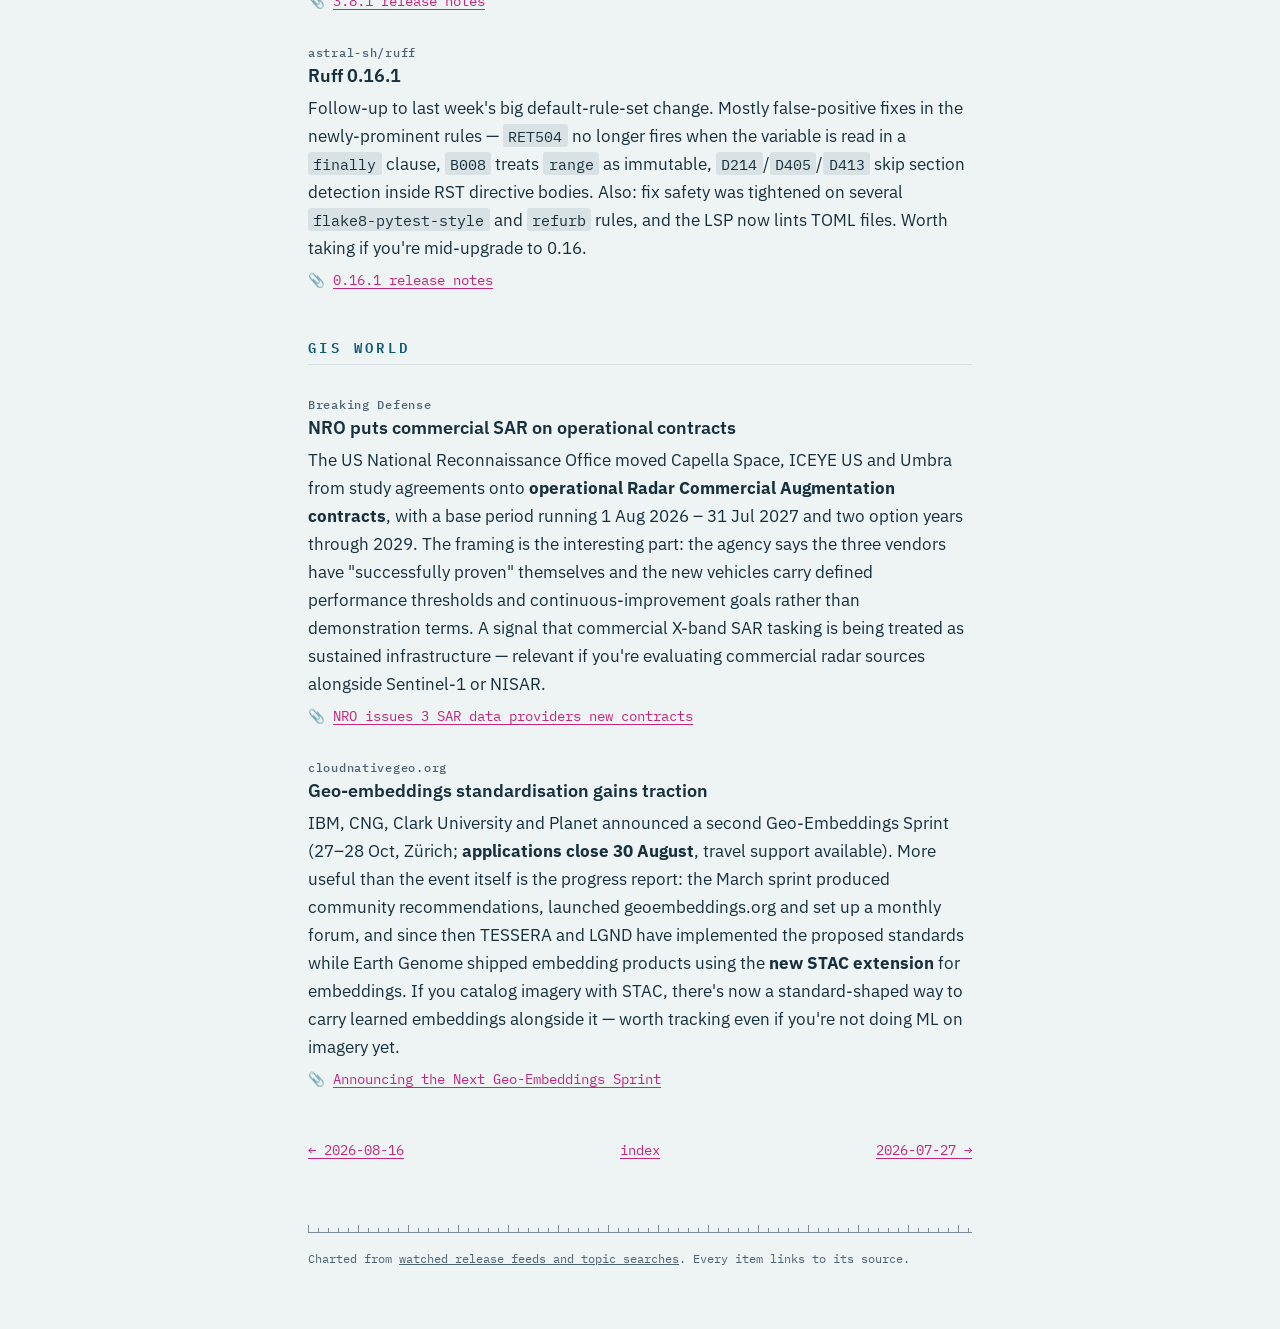
<file: docs/2026-08-05.html>
<!DOCTYPE html>
<html lang="en">
<head>
<meta charset="utf-8">
<meta name="viewport" content="width=device-width, initial-scale=1">
<title>Tech Radar — 2026-08-05</title>
<meta name="description" content="Personal tech-update digests: GIS, data pipelines, orchestration, web stacks.">
<link rel="preconnect" href="https://fonts.googleapis.com">
<link rel="preconnect" href="https://fonts.gstatic.com" crossorigin>
<link href="https://fonts.googleapis.com/css2?family=IBM+Plex+Mono:wght@400;500;600&family=IBM+Plex+Sans:ital,wght@0,400;0,600;1,400&display=swap" rel="stylesheet">
<link rel="stylesheet" href="style.css">
<link rel="icon" href="data:image/svg+xml,<svg xmlns='http://www.w3.org/2000/svg' viewBox='0 0 16 16'><circle cx='8' cy='8' r='7' fill='none' stroke='%23C2277E' stroke-width='1.5'/><circle cx='8' cy='8' r='1.5' fill='%23C2277E'/><path d='M8 8 L14 4' stroke='%23C2277E' stroke-width='1.5'/></svg>">
</head>
<body>
<header class="masthead">
  <a class="brand" href="index.html">
    <span class="scope" aria-hidden="true"></span>
    <span class="brand-text">Tech Radar</span>
  </a>
  <p class="tagline">weekly bearings on the stack &amp; the GIS world</p>
</header>
<div class="ticks" aria-hidden="true"></div>
<main>
<article class="digest"><div class="digest-head"><h1>Tech digest — 2026-08-05</h1><p class="window">Window: 2026-07-27 → 2026-08-05</p></div>
<p>A release-heavy nine days on the tooling side: uv shipped its first breaking release since March, Argo CD 3.5 landed with a Helm 4 upgrade, and Hasura patched an authorization bug. Quiet on the geospatial-news front — two items worth a look, no filler.</p>
<h2>Your stack</h2>
<h3><span class="src">astral-sh/uv</span>uv 0.12.0 → 0.12.2</h3>
<p>The first breaking release since 0.11 in March, bundling up accumulated correctness and safety changes. Most users should upgrade cleanly, but read the list: <code>uv init</code> now <strong>declares a build system by default</strong> (<code>uv_build</code>, <code>src/</code> layout, a <code>[project.scripts]</code> entry) — use <code>--no-package</code> for the old unpackaged layout. Pre-release handling changed to <code>if-necessary</code>, so uv tries stable candidates first and can now resolve pre-release requirements discovered transitively, which means it may pick different versions than before. Several supply-chain hardening changes cannot be opted out of: non-<code>.tar.gz</code> sdists and bzip2/LZMA/XZ-compressed wheel entries are rejected, wheels that could overwrite the interpreter (<code>Python.exe</code>, <code>.data/data/bin/python</code>) are blocked, <code>--require-hashes</code> inside a <code>requirements.txt</code> is finally honoured rather than warned about, and MD5-only hashes no longer satisfy hash-checking mode. If you pin <code>uv_build</code> in <code>[build-system]</code>, widen the bound to <code>&lt;0.13</code>.</p>
<p class="source">📎 <a href="https://github.com/astral-sh/uv/releases/tag/0.12.0">uv 0.12.0 release notes</a></p>
<h3><span class="src">argoproj/argo-cd</span>Argo CD 3.5.0</h3>
<p>The upgrade notes matter more than the feature list here. Argo CD now bundles <strong>Helm 4.2.1</strong>, which enforces stricter OCI handling — plain-HTTP OCI registries need <code>--insecure-oci-force-http</code>, including for chart dependencies, and there's a known bug where combining it with <code>--insecure-skip-server-verification</code> silently drops the HTTP flag. The UI moved to <strong>React 19</strong>, so custom UI extensions must be rebuilt to externalize <code>react/jsx-runtime</code> or they fail to load. Event-listing gRPC methods now return an Argo CD–defined <code>EventList</code> type, so custom gRPC clients need regenerating (REST is unaffected). On the plus side: impersonation now covers logs, deletes and actions rather than just syncs — check your RBAC before upgrading. GnuPG signature verification is replaced by a new Source Integrity subsystem.</p>
<p class="source">📎 <a href="https://argo-cd.readthedocs.io/en/stable/operator-manual/upgrading/3.4-3.5/">3.4 → 3.5 upgrade guide</a></p>
<h3><span class="src">hasura/graphql-engine</span>Hasura v2.50.0 (and v2.45.8 LTS)</h3>
<p>Contains a security fix flagged <strong>IMPORTANT</strong> by the maintainers: a bug in the MS SQL Server backend could, in certain cases, let an authenticated user observe data they weren't authorized for. Only relevant if you use the mssql backend, but worth knowing about. Two other changes affect everyone: the September-2023 naming convention is <strong>no longer the unconditional default</strong> — that earlier change was a breaking one for OSS/EE users and it's back to opt-in via <code>HASURA_FF_NAMING_CONVENTION_SEP_2023</code>. And event trigger names now get strict validation (alphanumeric, underscore, hyphen only) — existing metadata keeps working, but non-conforming names will block your next <code>replace_metadata</code>. New <code>HASURA_GRAPHQL_DISABLE_ADMIN_SECRET</code> lets you force webhook/JWT auth by ignoring the admin-secret header entirely.</p>
<p class="source">📎 <a href="https://github.com/hasura/graphql-engine/releases/tag/v2.50.0">v2.50.0 release notes</a></p>
<h3><span class="src">fastapi/fastapi</span>FastAPI 0.140.1 → 0.141.1</h3>
<p>A dense week of small releases with two useful threads. First, a run of <strong>memory and OpenAPI-generation refactors</strong> — dependency trees are no longer flattened and retained, repeated flattening during OpenAPI generation is gone, and the dependency <code>lru_cache</code> limit was raised for large apps. If you have a big router tree, this is a free win. Second, several <strong>streaming fixes</strong>: <code>status_code</code> was being ignored for SSE and JSONL endpoints, <code>format_sse_event</code> didn't split lines per the SSE spec, and stream item types were lost through <code>include_router()</code>. Also new: <code>app.frontend(check_dir="auto")</code> for smoother local dev under <code>fastapi dev</code>.</p>
<p class="source">📎 <a href="https://github.com/fastapi/fastapi/releases/tag/0.141.1">0.141.1 release notes</a></p>
<h3><span class="src">mapbox/mapbox-gl-js</span>Mapbox GL JS v3.28.0</h3>
<p>One breaking change: <code>text-variable-anchor</code> is <strong>disabled when appearances are present</strong> — check your label placement if you've adopted appearances, which also lost their experimental flag this release. <code>line-border-width</code> and <code>line-border-color</code> are now public paint properties (previously private), with an experimental <code>line-border-gradient</code> alongside. New <code>map.resetFeatureStates()</code> clears all feature state for a featureset or layer in one call, and <code>map.getSchema()</code>/<code>setSchema()</code> expose imported-style schema management. Notable for load times: dev/debug code, model code and the <code>raster-array</code> layer were split out of the ESM core bundle, plus general size reductions across style, program, symbol and expression code.</p>
<p class="source">📎 <a href="https://github.com/mapbox/mapbox-gl-js/releases/tag/v3.28.0">v3.28.0 release notes</a></p>
<h3><span class="src">vitejs/vite</span>Vite 8.2.0</h3>
<p>Adds a top-level <code>input</code> option (and <code>input</code> as an implicit <code>server.fs.allow</code> entry), with plugin-aware resolution of it. The bundled-dev path keeps maturing: it reloads once after a rebuild instead of routing through the fallback page, supports HMR-accepted worker file updates, and now prints build errors to the terminal when an HMR update fails. Smaller fixes worth having if you hit them: HMR environment snapshots survive a server restart, base is stripped in index.html module-graph lookups, and stack-trace source mapping keeps working when <code>Object.prototype</code> is frozen.</p>
<p class="source">📎 <a href="https://github.com/vitejs/vite/blob/v8.2.0/packages/vite/CHANGELOG.md">Vite 8.2.0 changelog</a></p>
<h3><span class="src">stac-utils/pgstac</span>pgstac v0.9.12</h3>
<p>A single-commit release, but a targeted one: fixes for concurrency issues in the schema. If you run parallel ingest or bulk loads against a STAC Postgres catalog, this is the kind of fix that resolves intermittent failures you'd otherwise struggle to reproduce.</p>
<p class="source">📎 <a href="https://github.com/stac-utils/pgstac/releases/tag/v0.9.12">v0.9.12 release</a></p>
<h3><span class="src">PrefectHQ/prefect</span>Prefect 3.8.1</h3>
<p>Bugfix release, but several are operationally meaningful for self-hosted setups. Workers <strong>no longer die at startup when the API is unreachable</strong>, which matters if your worker pods can outrace the server on a cluster restart. Evicted flow runs are now relinquished to infrastructure retry instead of being lost, stale expiration entries are cleared when a repossessed lease goes missing, and subprocesses survive output-stream errors. <code>FlowRunFilter</code> now rejects unknown fields, so typo'd filter keys fail loudly rather than silently matching everything.</p>
<p class="source">📎 <a href="https://github.com/PrefectHQ/prefect/releases/tag/3.8.1">3.8.1 release notes</a></p>
<h3><span class="src">astral-sh/ruff</span>Ruff 0.16.1</h3>
<p>Follow-up to last week's big default-rule-set change. Mostly false-positive fixes in the newly-prominent rules — <code>RET504</code> no longer fires when the variable is read in a <code>finally</code> clause, <code>B008</code> treats <code>range</code> as immutable, <code>D214</code>/<code>D405</code>/<code>D413</code> skip section detection inside RST directive bodies. Also: fix safety was tightened on several <code>flake8-pytest-style</code> and <code>refurb</code> rules, and the LSP now lints TOML files. Worth taking if you're mid-upgrade to 0.16.</p>
<p class="source">📎 <a href="https://github.com/astral-sh/ruff/releases/tag/0.16.1">0.16.1 release notes</a></p>
<h2>GIS world</h2>
<h3><span class="src">Breaking Defense</span>NRO puts commercial SAR on operational contracts</h3>
<p>The US National Reconnaissance Office moved Capella Space, ICEYE US and Umbra from study agreements onto <strong>operational Radar Commercial Augmentation contracts</strong>, with a base period running 1 Aug 2026 – 31 Jul 2027 and two option years through 2029. The framing is the interesting part: the agency says the three vendors have "successfully proven" themselves and the new vehicles carry defined performance thresholds and continuous-improvement goals rather than demonstration terms. A signal that commercial X-band SAR tasking is being treated as sustained infrastructure — relevant if you're evaluating commercial radar sources alongside Sentinel-1 or NISAR.</p>
<p class="source">📎 <a href="https://breakingdefense.com/2026/08/nro-issues-3-sar-satellite-data-providers-rigorous-new-contracts/">NRO issues 3 SAR data providers new contracts</a></p>
<h3><span class="src">cloudnativegeo.org</span>Geo-embeddings standardisation gains traction</h3>
<p>IBM, CNG, Clark University and Planet announced a second Geo-Embeddings Sprint (27–28 Oct, Zürich; <strong>applications close 30 August</strong>, travel support available). More useful than the event itself is the progress report: the March sprint produced community recommendations, launched geoembeddings.org and set up a monthly forum, and since then TESSERA and LGND have implemented the proposed standards while Earth Genome shipped embedding products using the <strong>new STAC extension</strong> for embeddings. If you catalog imagery with STAC, there's now a standard-shaped way to carry learned embeddings alongside it — worth tracking even if you're not doing ML on imagery yet.</p>
<p class="source">📎 <a href="https://cloudnativegeo.org/blog/2026/07/announcing-geo-embedding-sprint-zurich/">Announcing the Next Geo-Embeddings Sprint</a></p></article><nav class="pagenav"><a href="2026-08-16.html">← 2026-08-16</a><a href="index.html">index</a><a href="2026-07-27.html">2026-07-27 →</a></nav>
</main>
<footer class="colophon">
  <div class="ticks" aria-hidden="true"></div>
  <p>Charted from <a href="https://github.com/GreatTyrion/tech-radar">watched release feeds and topic searches</a>. Every item links to its source.</p>
</footer>
</body>
</html>
</file>
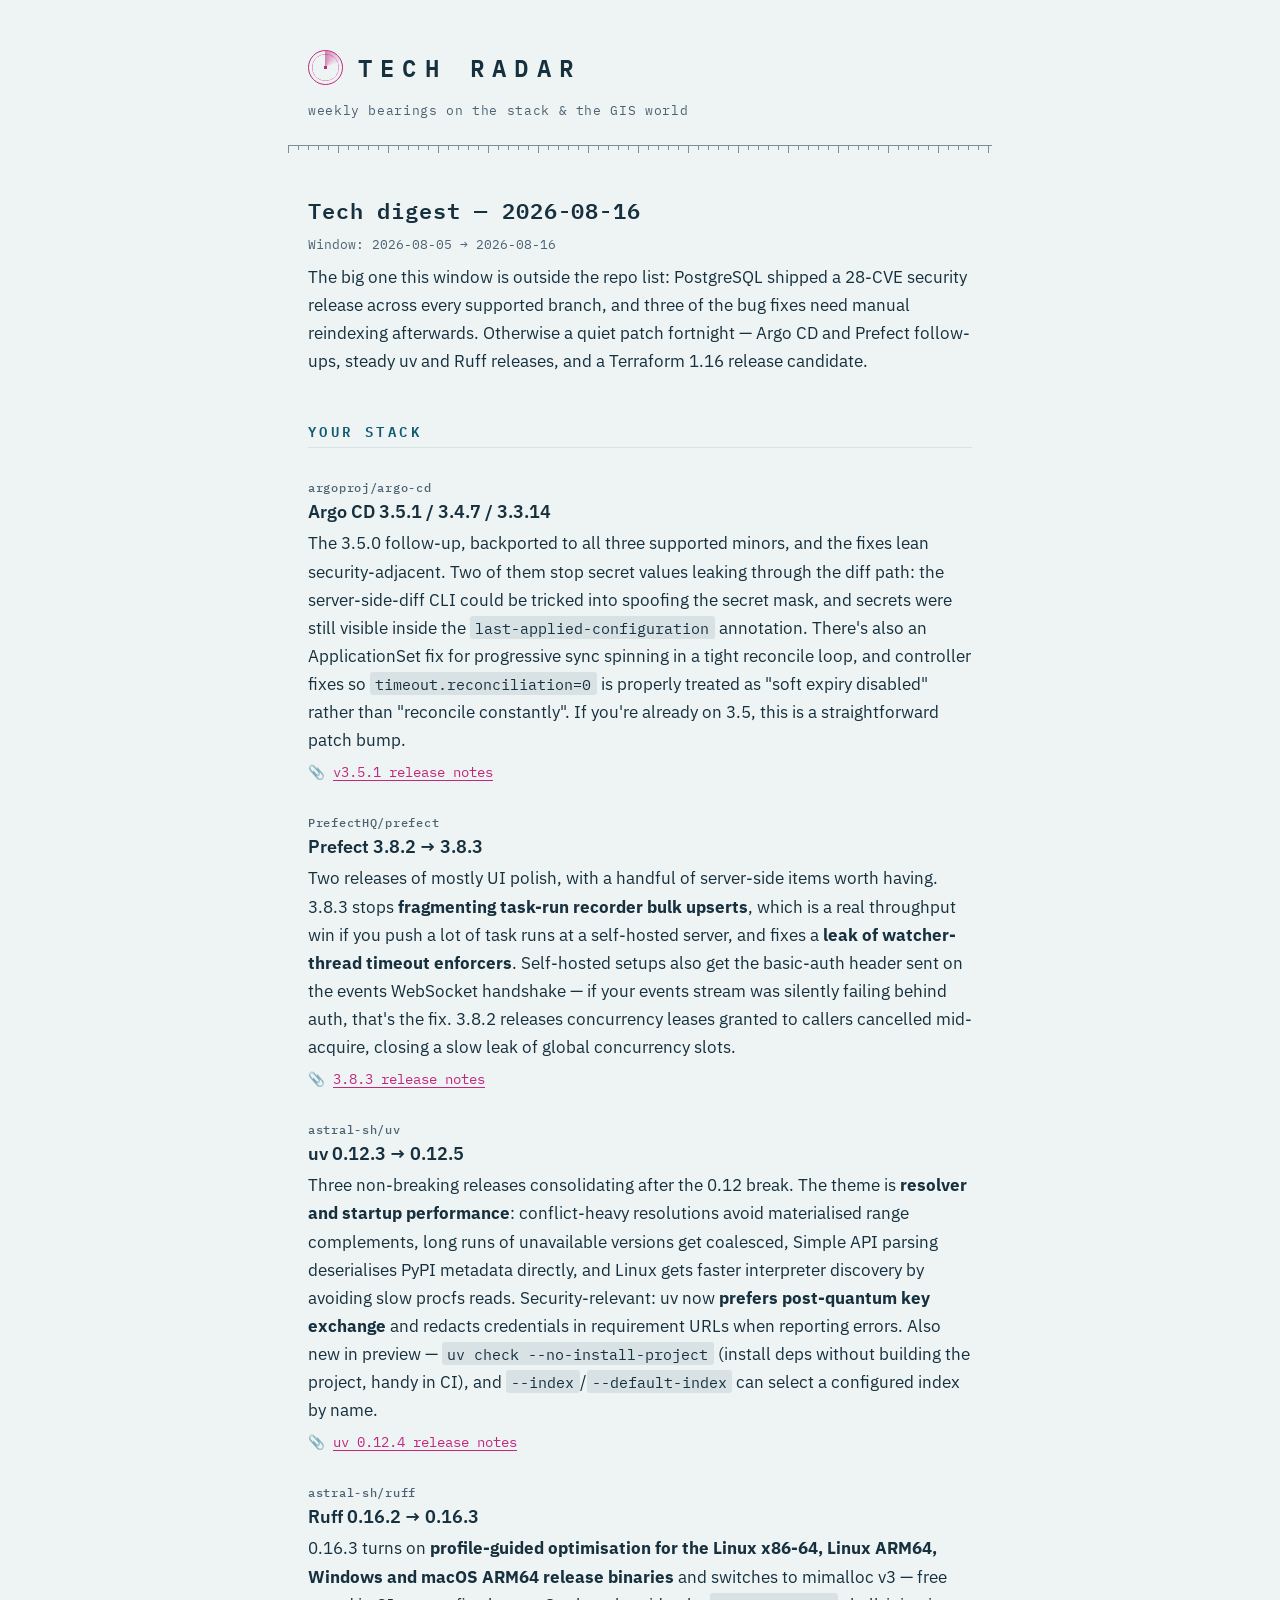
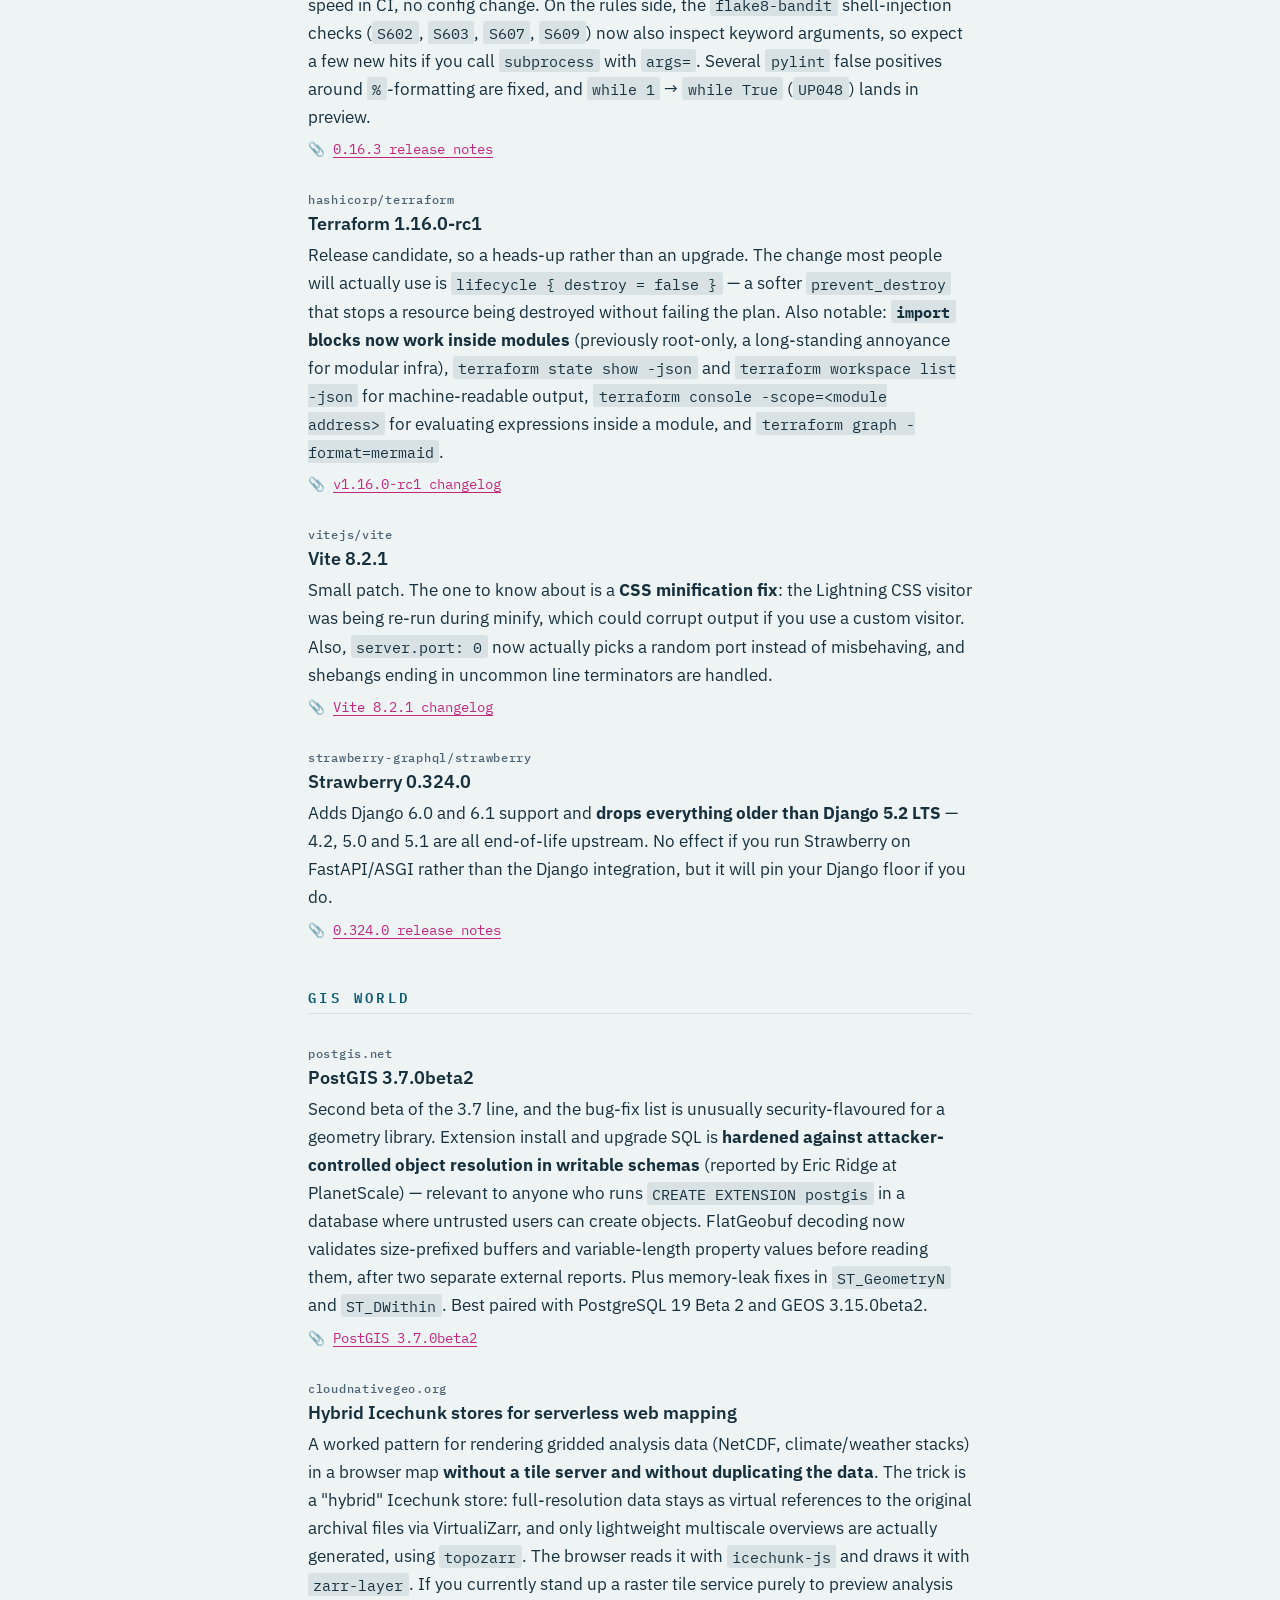
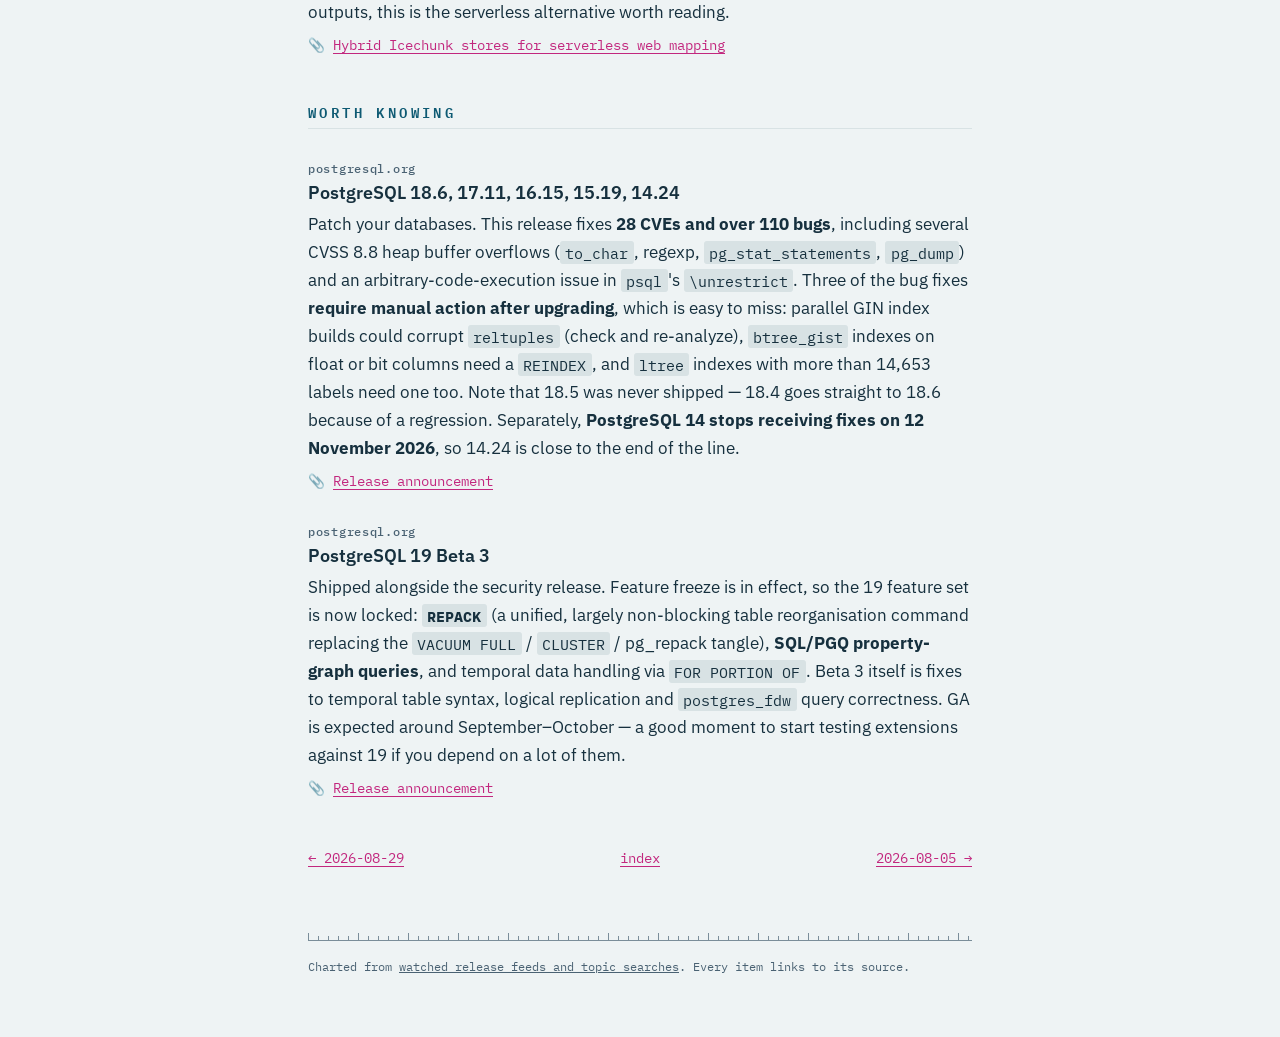
<file: docs/2026-08-16.html>
<!DOCTYPE html>
<html lang="en">
<head>
<meta charset="utf-8">
<meta name="viewport" content="width=device-width, initial-scale=1">
<title>Tech Radar — 2026-08-16</title>
<meta name="description" content="Personal tech-update digests: GIS, data pipelines, orchestration, web stacks.">
<link rel="preconnect" href="https://fonts.googleapis.com">
<link rel="preconnect" href="https://fonts.gstatic.com" crossorigin>
<link href="https://fonts.googleapis.com/css2?family=IBM+Plex+Mono:wght@400;500;600&family=IBM+Plex+Sans:ital,wght@0,400;0,600;1,400&display=swap" rel="stylesheet">
<link rel="stylesheet" href="style.css">
<link rel="icon" href="data:image/svg+xml,<svg xmlns='http://www.w3.org/2000/svg' viewBox='0 0 16 16'><circle cx='8' cy='8' r='7' fill='none' stroke='%23C2277E' stroke-width='1.5'/><circle cx='8' cy='8' r='1.5' fill='%23C2277E'/><path d='M8 8 L14 4' stroke='%23C2277E' stroke-width='1.5'/></svg>">
</head>
<body>
<header class="masthead">
  <a class="brand" href="index.html">
    <span class="scope" aria-hidden="true"></span>
    <span class="brand-text">Tech Radar</span>
  </a>
  <p class="tagline">weekly bearings on the stack &amp; the GIS world</p>
</header>
<div class="ticks" aria-hidden="true"></div>
<main>
<article class="digest"><div class="digest-head"><h1>Tech digest — 2026-08-16</h1><p class="window">Window: 2026-08-05 → 2026-08-16</p></div>
<p>The big one this window is outside the repo list: PostgreSQL shipped a 28-CVE security release across every supported branch, and three of the bug fixes need manual reindexing afterwards. Otherwise a quiet patch fortnight — Argo CD and Prefect follow-ups, steady uv and Ruff releases, and a Terraform 1.16 release candidate.</p>
<h2>Your stack</h2>
<h3><span class="src">argoproj/argo-cd</span>Argo CD 3.5.1 / 3.4.7 / 3.3.14</h3>
<p>The 3.5.0 follow-up, backported to all three supported minors, and the fixes lean security-adjacent. Two of them stop secret values leaking through the diff path: the server-side-diff CLI could be tricked into spoofing the secret mask, and secrets were still visible inside the <code>last-applied-configuration</code> annotation. There's also an ApplicationSet fix for progressive sync spinning in a tight reconcile loop, and controller fixes so <code>timeout.reconciliation=0</code> is properly treated as "soft expiry disabled" rather than "reconcile constantly". If you're already on 3.5, this is a straightforward patch bump.</p>
<p class="source">📎 <a href="https://github.com/argoproj/argo-cd/releases/tag/v3.5.1">v3.5.1 release notes</a></p>
<h3><span class="src">PrefectHQ/prefect</span>Prefect 3.8.2 → 3.8.3</h3>
<p>Two releases of mostly UI polish, with a handful of server-side items worth having. 3.8.3 stops <strong>fragmenting task-run recorder bulk upserts</strong>, which is a real throughput win if you push a lot of task runs at a self-hosted server, and fixes a <strong>leak of watcher-thread timeout enforcers</strong>. Self-hosted setups also get the basic-auth header sent on the events WebSocket handshake — if your events stream was silently failing behind auth, that's the fix. 3.8.2 releases concurrency leases granted to callers cancelled mid-acquire, closing a slow leak of global concurrency slots.</p>
<p class="source">📎 <a href="https://github.com/PrefectHQ/prefect/releases/tag/3.8.3">3.8.3 release notes</a></p>
<h3><span class="src">astral-sh/uv</span>uv 0.12.3 → 0.12.5</h3>
<p>Three non-breaking releases consolidating after the 0.12 break. The theme is <strong>resolver and startup performance</strong>: conflict-heavy resolutions avoid materialised range complements, long runs of unavailable versions get coalesced, Simple API parsing deserialises PyPI metadata directly, and Linux gets faster interpreter discovery by avoiding slow procfs reads. Security-relevant: uv now <strong>prefers post-quantum key exchange</strong> and redacts credentials in requirement URLs when reporting errors. Also new in preview — <code>uv check --no-install-project</code> (install deps without building the project, handy in CI), and <code>--index</code>/<code>--default-index</code> can select a configured index by name.</p>
<p class="source">📎 <a href="https://github.com/astral-sh/uv/releases/tag/0.12.4">uv 0.12.4 release notes</a></p>
<h3><span class="src">astral-sh/ruff</span>Ruff 0.16.2 → 0.16.3</h3>
<p>0.16.3 turns on <strong>profile-guided optimisation for the Linux x86-64, Linux ARM64, Windows and macOS ARM64 release binaries</strong> and switches to mimalloc v3 — free speed in CI, no config change. On the rules side, the <code>flake8-bandit</code> shell-injection checks (<code>S602</code>, <code>S603</code>, <code>S607</code>, <code>S609</code>) now also inspect keyword arguments, so expect a few new hits if you call <code>subprocess</code> with <code>args=</code>. Several <code>pylint</code> false positives around <code>%</code>-formatting are fixed, and <code>while 1</code> → <code>while True</code> (<code>UP048</code>) lands in preview.</p>
<p class="source">📎 <a href="https://github.com/astral-sh/ruff/releases/tag/0.16.3">0.16.3 release notes</a></p>
<h3><span class="src">hashicorp/terraform</span>Terraform 1.16.0-rc1</h3>
<p>Release candidate, so a heads-up rather than an upgrade. The change most people will actually use is <code>lifecycle { destroy = false }</code> — a softer <code>prevent_destroy</code> that stops a resource being destroyed without failing the plan. Also notable: <strong><code>import</code> blocks now work inside modules</strong> (previously root-only, a long-standing annoyance for modular infra), <code>terraform state show -json</code> and <code>terraform workspace list -json</code> for machine-readable output, <code>terraform console -scope=&lt;module address&gt;</code> for evaluating expressions inside a module, and <code>terraform graph -format=mermaid</code>.</p>
<p class="source">📎 <a href="https://github.com/hashicorp/terraform/releases/tag/v1.16.0-rc1">v1.16.0-rc1 changelog</a></p>
<h3><span class="src">vitejs/vite</span>Vite 8.2.1</h3>
<p>Small patch. The one to know about is a <strong>CSS minification fix</strong>: the Lightning CSS visitor was being re-run during minify, which could corrupt output if you use a custom visitor. Also, <code>server.port: 0</code> now actually picks a random port instead of misbehaving, and shebangs ending in uncommon line terminators are handled.</p>
<p class="source">📎 <a href="https://github.com/vitejs/vite/blob/v8.2.1/packages/vite/CHANGELOG.md">Vite 8.2.1 changelog</a></p>
<h3><span class="src">strawberry-graphql/strawberry</span>Strawberry 0.324.0</h3>
<p>Adds Django 6.0 and 6.1 support and <strong>drops everything older than Django 5.2 LTS</strong> — 4.2, 5.0 and 5.1 are all end-of-life upstream. No effect if you run Strawberry on FastAPI/ASGI rather than the Django integration, but it will pin your Django floor if you do.</p>
<p class="source">📎 <a href="https://github.com/strawberry-graphql/strawberry/releases/tag/0.324.0">0.324.0 release notes</a></p>
<h2>GIS world</h2>
<h3><span class="src">postgis.net</span>PostGIS 3.7.0beta2</h3>
<p>Second beta of the 3.7 line, and the bug-fix list is unusually security-flavoured for a geometry library. Extension install and upgrade SQL is <strong>hardened against attacker-controlled object resolution in writable schemas</strong> (reported by Eric Ridge at PlanetScale) — relevant to anyone who runs <code>CREATE EXTENSION postgis</code> in a database where untrusted users can create objects. FlatGeobuf decoding now validates size-prefixed buffers and variable-length property values before reading them, after two separate external reports. Plus memory-leak fixes in <code>ST_GeometryN</code> and <code>ST_DWithin</code>. Best paired with PostgreSQL 19 Beta 2 and GEOS 3.15.0beta2.</p>
<p class="source">📎 <a href="https://postgis.net/2026/08/PostGIS-3.7.0beta2/">PostGIS 3.7.0beta2</a></p>
<h3><span class="src">cloudnativegeo.org</span>Hybrid Icechunk stores for serverless web mapping</h3>
<p>A worked pattern for rendering gridded analysis data (NetCDF, climate/weather stacks) in a browser map <strong>without a tile server and without duplicating the data</strong>. The trick is a "hybrid" Icechunk store: full-resolution data stays as virtual references to the original archival files via VirtualiZarr, and only lightweight multiscale overviews are actually generated, using <code>topozarr</code>. The browser reads it with <code>icechunk-js</code> and draws it with <code>zarr-layer</code>. If you currently stand up a raster tile service purely to preview analysis outputs, this is the serverless alternative worth reading.</p>
<p class="source">📎 <a href="https://cloudnativegeo.org/blog/2026/08/virtual-icechunk-multiscale/">Hybrid Icechunk stores for serverless web mapping</a></p>
<h2>Worth knowing</h2>
<h3><span class="src">postgresql.org</span>PostgreSQL 18.6, 17.11, 16.15, 15.19, 14.24</h3>
<p>Patch your databases. This release fixes <strong>28 CVEs and over 110 bugs</strong>, including several CVSS 8.8 heap buffer overflows (<code>to_char</code>, regexp, <code>pg_stat_statements</code>, <code>pg_dump</code>) and an arbitrary-code-execution issue in <code>psql</code>'s <code>\unrestrict</code>. Three of the bug fixes <strong>require manual action after upgrading</strong>, which is easy to miss: parallel GIN index builds could corrupt <code>reltuples</code> (check and re-analyze), <code>btree_gist</code> indexes on float or bit columns need a <code>REINDEX</code>, and <code>ltree</code> indexes with more than 14,653 labels need one too. Note that 18.5 was never shipped — 18.4 goes straight to 18.6 because of a regression. Separately, <strong>PostgreSQL 14 stops receiving fixes on 12 November 2026</strong>, so 14.24 is close to the end of the line.</p>
<p class="source">📎 <a href="https://www.postgresql.org/about/news/postgresql-186-1711-1615-1519-1424-and-19-beta-3-released-3365/">Release announcement</a></p>
<h3><span class="src">postgresql.org</span>PostgreSQL 19 Beta 3</h3>
<p>Shipped alongside the security release. Feature freeze is in effect, so the 19 feature set is now locked: <strong><code>REPACK</code></strong> (a unified, largely non-blocking table reorganisation command replacing the <code>VACUUM FULL</code> / <code>CLUSTER</code> / pg_repack tangle), <strong>SQL/PGQ property-graph queries</strong>, and temporal data handling via <code>FOR PORTION OF</code>. Beta 3 itself is fixes to temporal table syntax, logical replication and <code>postgres_fdw</code> query correctness. GA is expected around September–October — a good moment to start testing extensions against 19 if you depend on a lot of them.</p>
<p class="source">📎 <a href="https://www.postgresql.org/about/news/postgresql-186-1711-1615-1519-1424-and-19-beta-3-released-3365/">Release announcement</a></p></article><nav class="pagenav"><a href="2026-08-29.html">← 2026-08-29</a><a href="index.html">index</a><a href="2026-08-05.html">2026-08-05 →</a></nav>
</main>
<footer class="colophon">
  <div class="ticks" aria-hidden="true"></div>
  <p>Charted from <a href="https://github.com/GreatTyrion/tech-radar">watched release feeds and topic searches</a>. Every item links to its source.</p>
</footer>
</body>
</html>
</file>
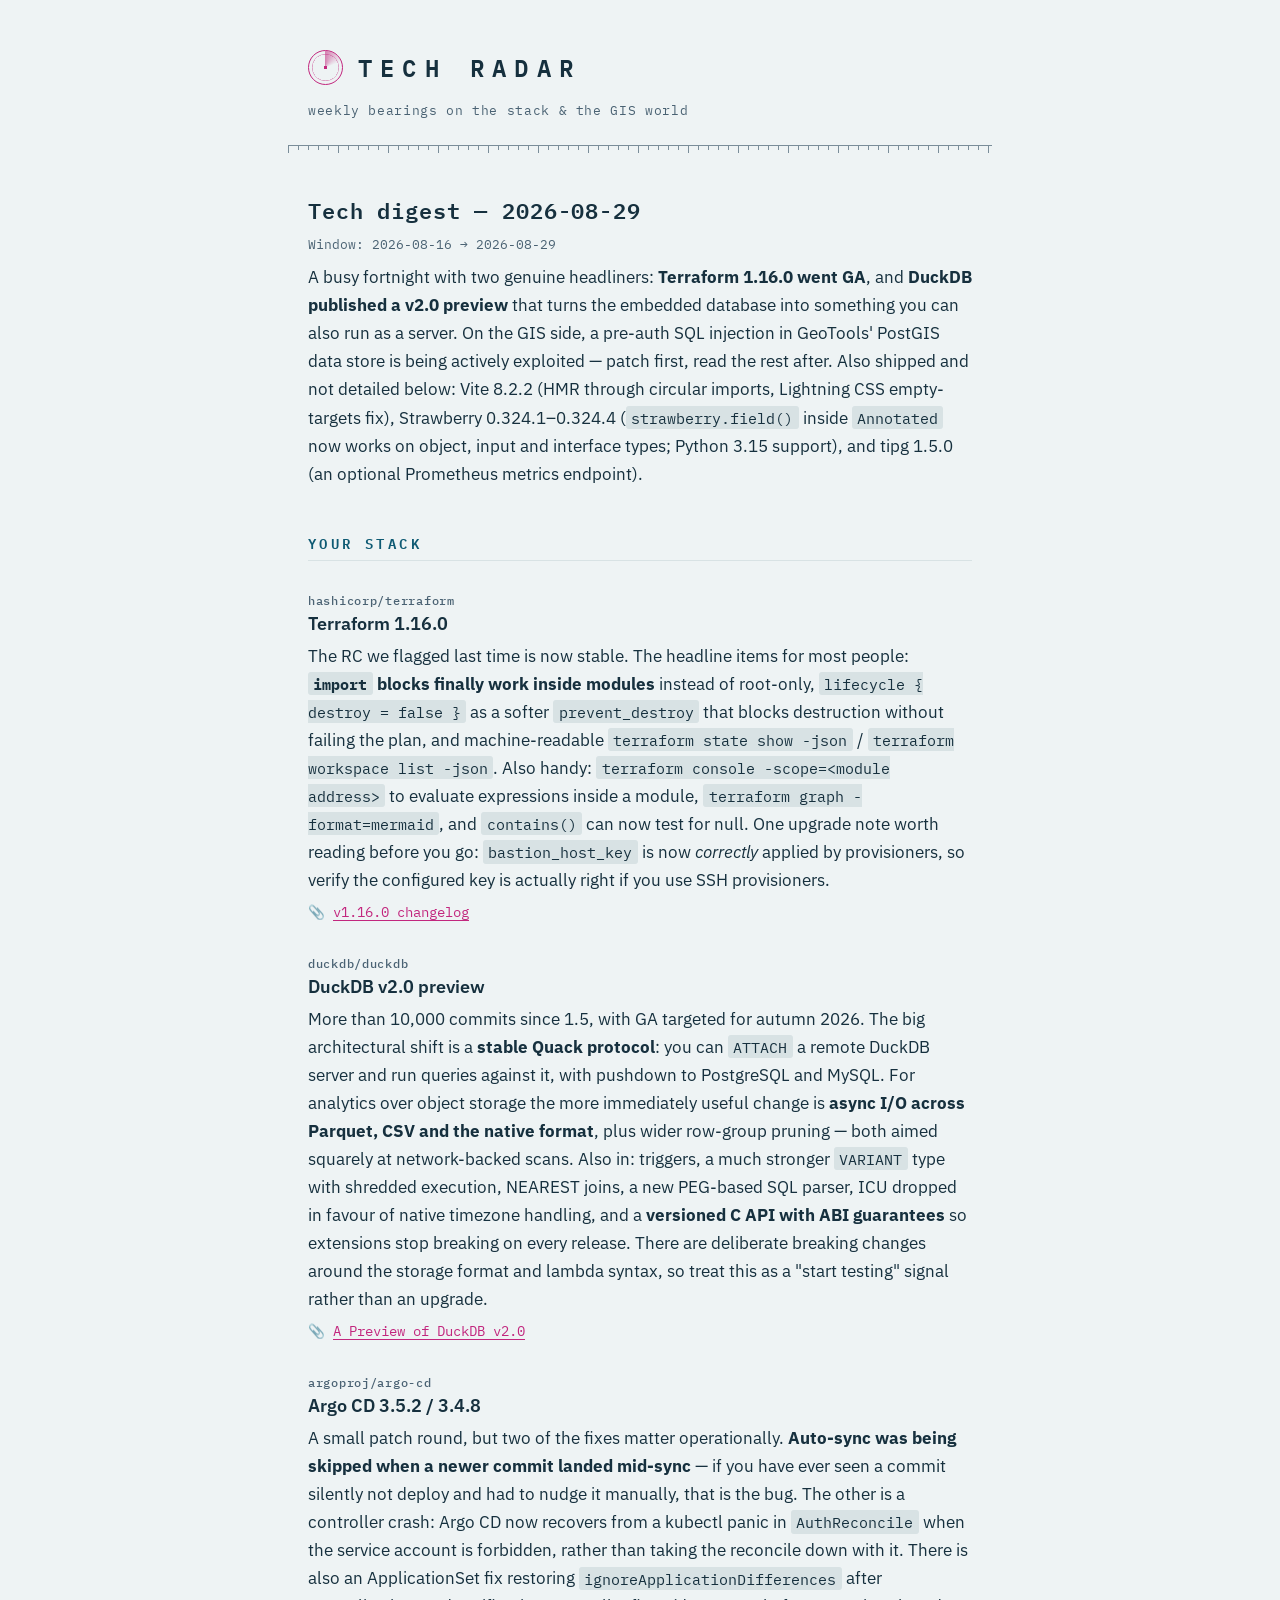
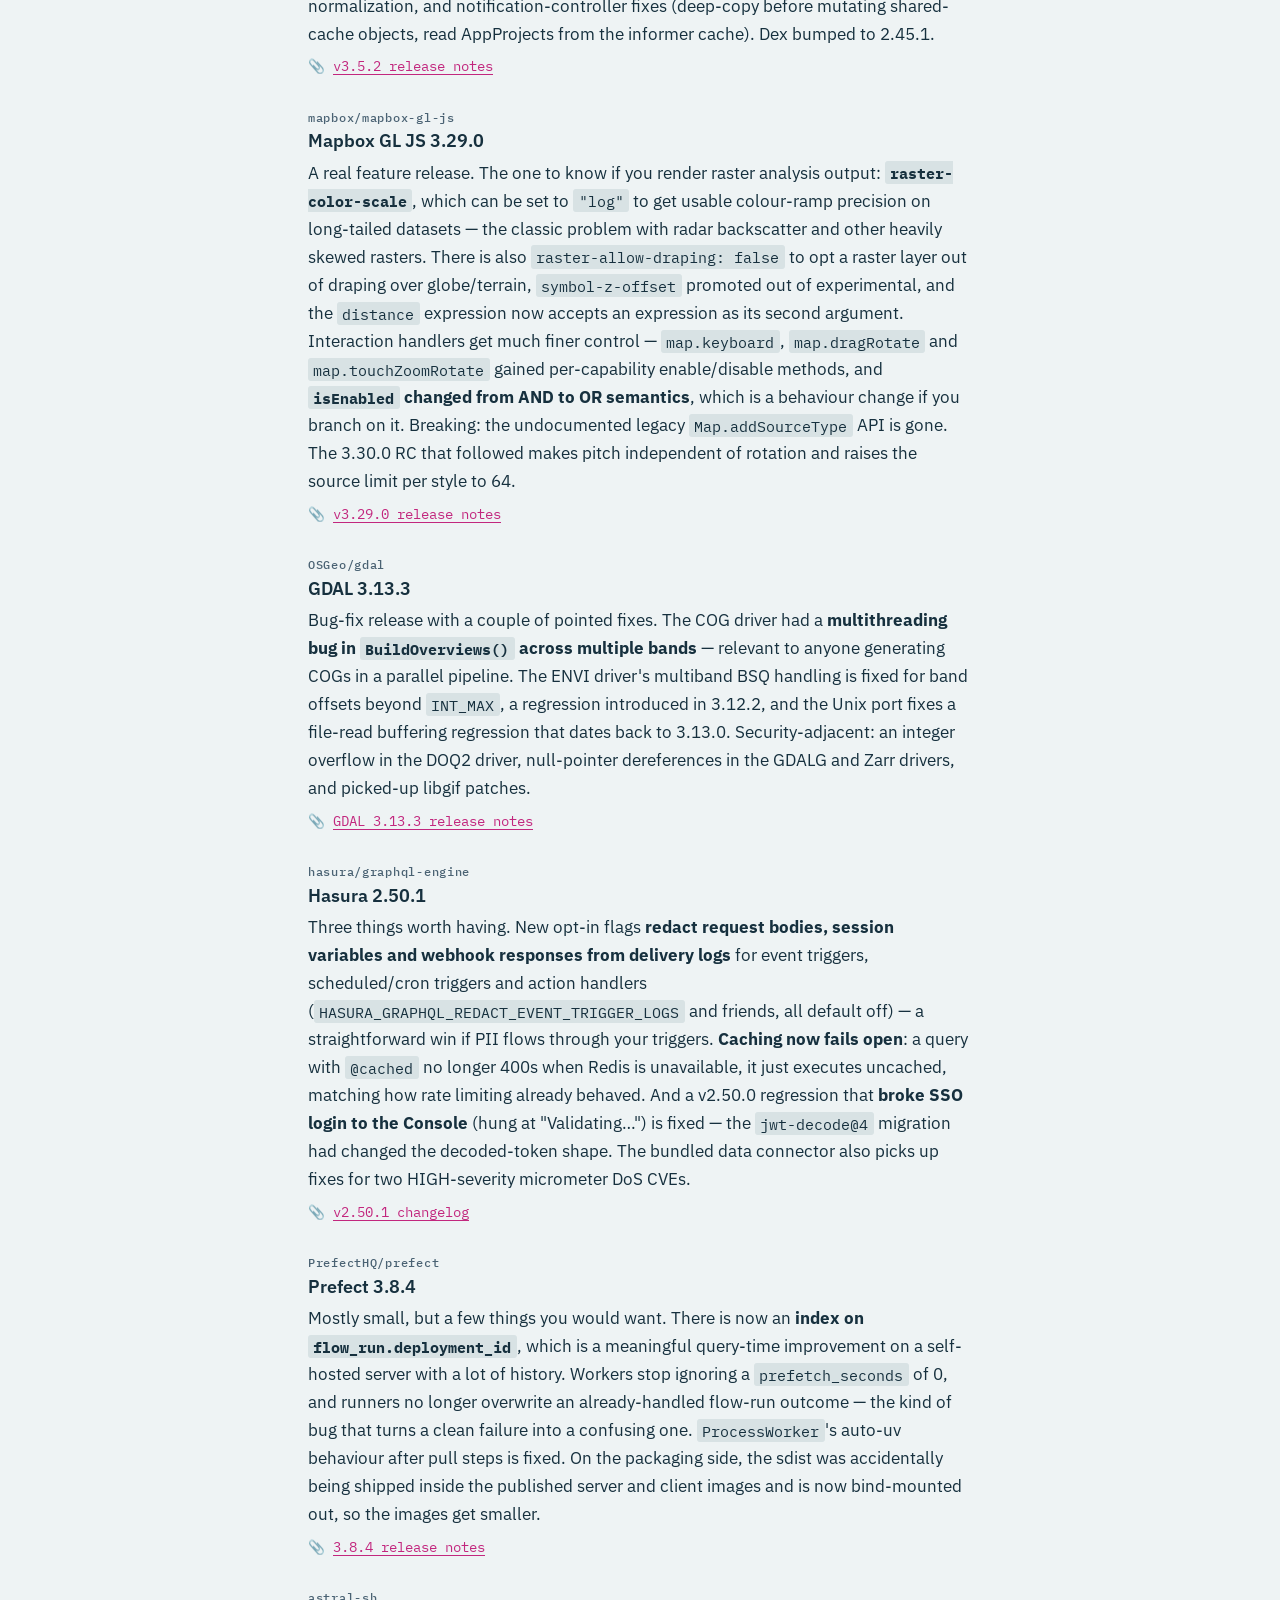
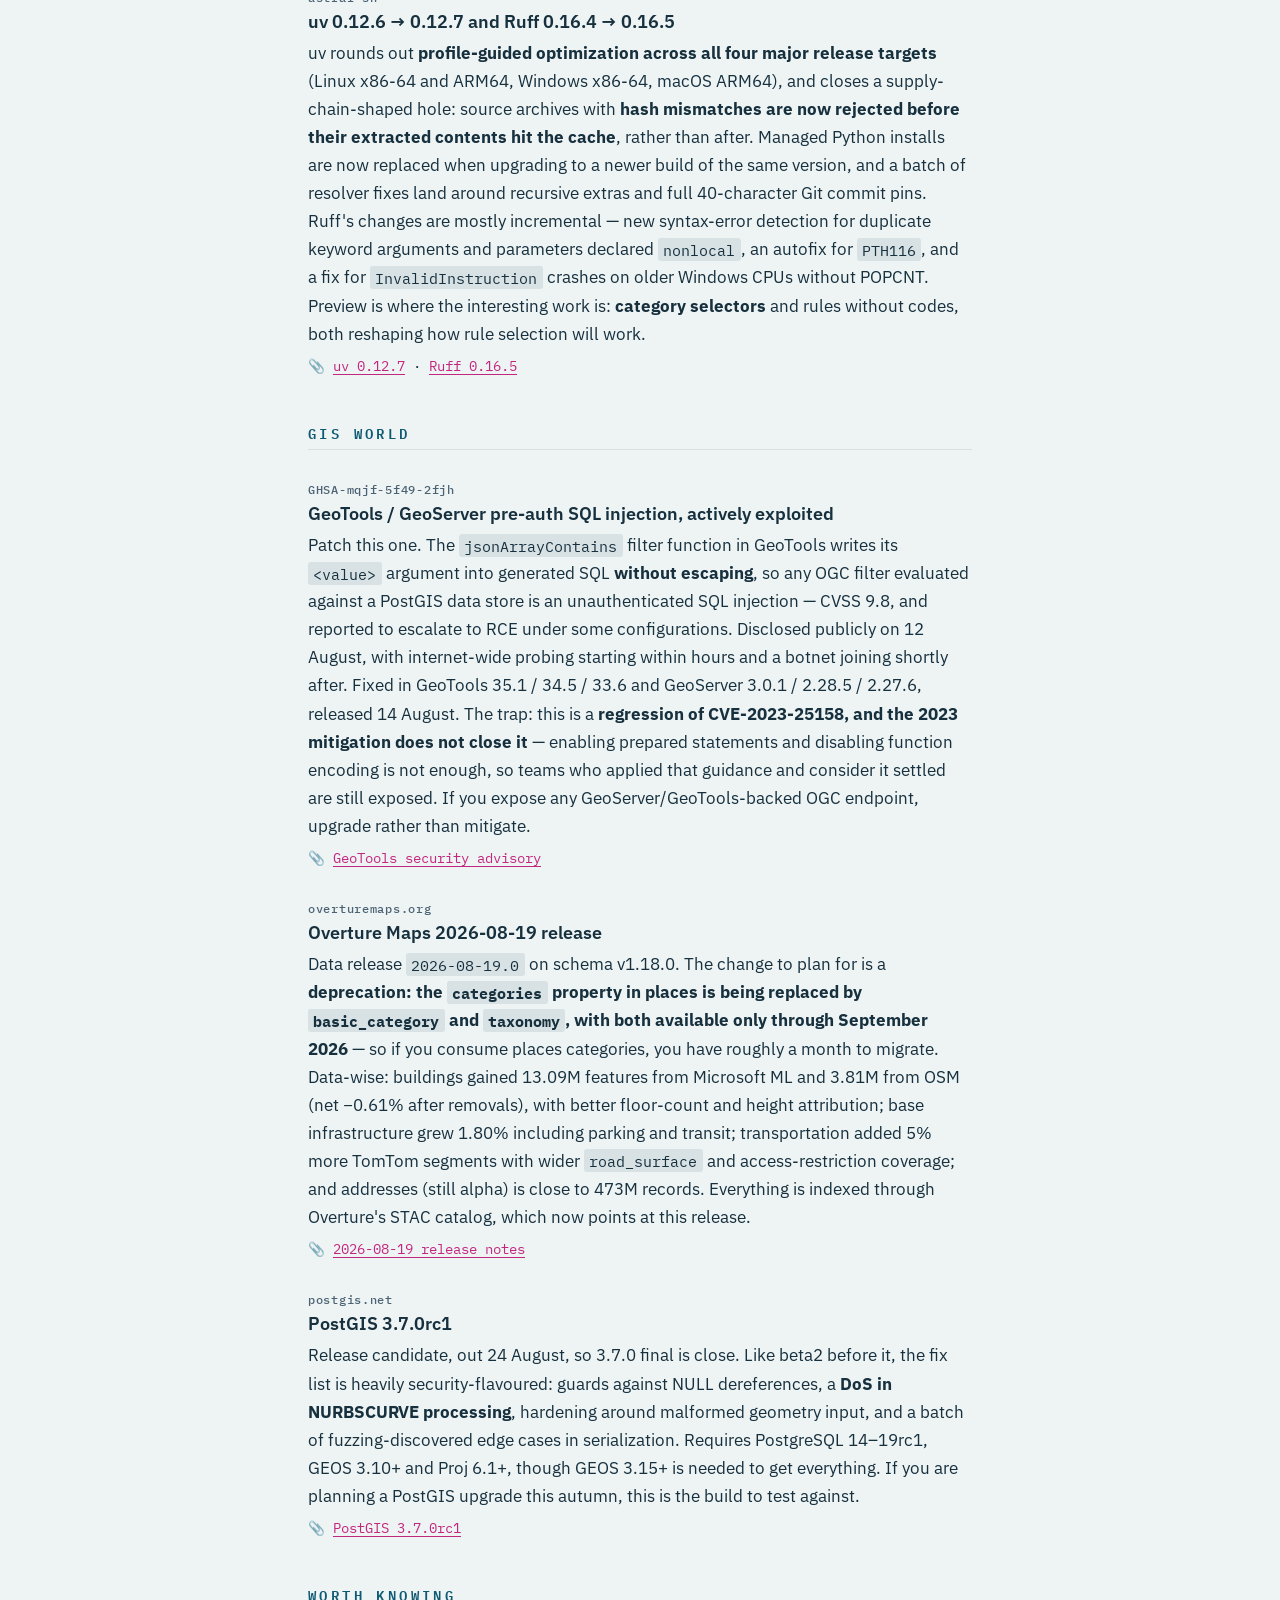
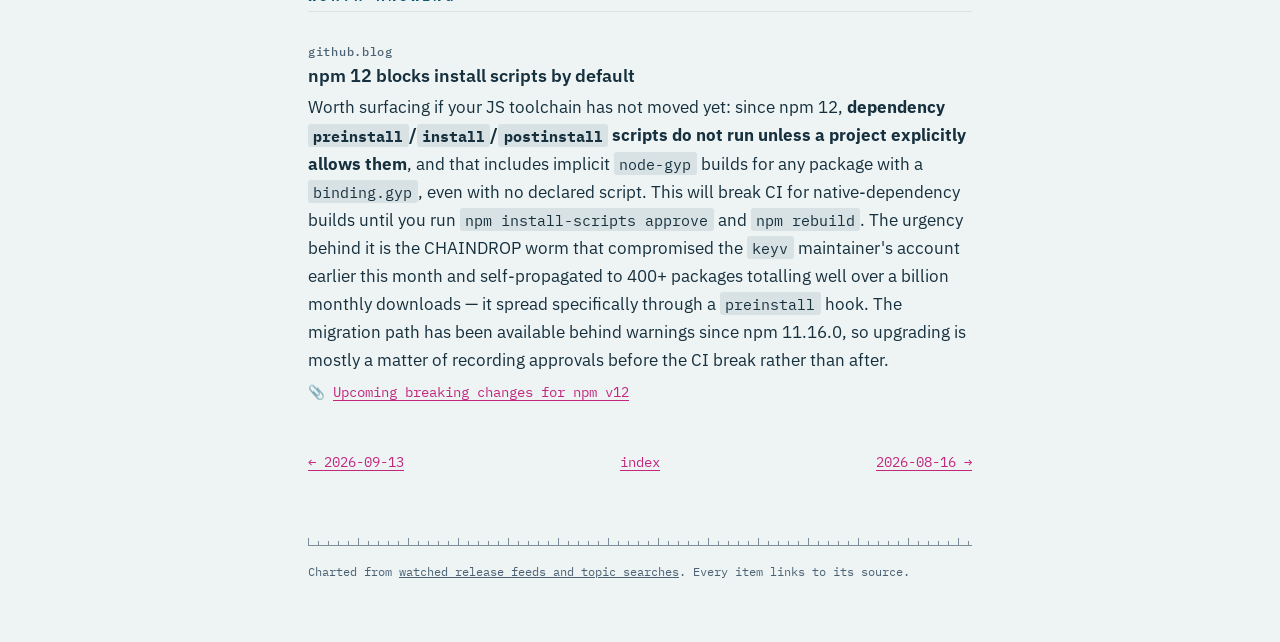
<file: docs/2026-08-29.html>
<!DOCTYPE html>
<html lang="en">
<head>
<meta charset="utf-8">
<meta name="viewport" content="width=device-width, initial-scale=1">
<title>Tech Radar — 2026-08-29</title>
<meta name="description" content="Personal tech-update digests: GIS, data pipelines, orchestration, web stacks.">
<link rel="preconnect" href="https://fonts.googleapis.com">
<link rel="preconnect" href="https://fonts.gstatic.com" crossorigin>
<link href="https://fonts.googleapis.com/css2?family=IBM+Plex+Mono:wght@400;500;600&family=IBM+Plex+Sans:ital,wght@0,400;0,600;1,400&display=swap" rel="stylesheet">
<link rel="stylesheet" href="style.css">
<link rel="icon" href="data:image/svg+xml,<svg xmlns='http://www.w3.org/2000/svg' viewBox='0 0 16 16'><circle cx='8' cy='8' r='7' fill='none' stroke='%23C2277E' stroke-width='1.5'/><circle cx='8' cy='8' r='1.5' fill='%23C2277E'/><path d='M8 8 L14 4' stroke='%23C2277E' stroke-width='1.5'/></svg>">
</head>
<body>
<header class="masthead">
  <a class="brand" href="index.html">
    <span class="scope" aria-hidden="true"></span>
    <span class="brand-text">Tech Radar</span>
  </a>
  <p class="tagline">weekly bearings on the stack &amp; the GIS world</p>
</header>
<div class="ticks" aria-hidden="true"></div>
<main>
<article class="digest"><div class="digest-head"><h1>Tech digest — 2026-08-29</h1><p class="window">Window: 2026-08-16 → 2026-08-29</p></div>
<p>A busy fortnight with two genuine headliners: <strong>Terraform 1.16.0 went GA</strong>, and <strong>DuckDB published a v2.0 preview</strong> that turns the embedded database into something you can also run as a server. On the GIS side, a pre-auth SQL injection in GeoTools' PostGIS data store is being actively exploited — patch first, read the rest after. Also shipped and not detailed below: Vite 8.2.2 (HMR through circular imports, Lightning CSS empty-targets fix), Strawberry 0.324.1–0.324.4 (<code>strawberry.field()</code> inside <code>Annotated</code> now works on object, input and interface types; Python 3.15 support), and tipg 1.5.0 (an optional Prometheus metrics endpoint).</p>
<h2>Your stack</h2>
<h3><span class="src">hashicorp/terraform</span>Terraform 1.16.0</h3>
<p>The RC we flagged last time is now stable. The headline items for most people: <strong><code>import</code> blocks finally work inside modules</strong> instead of root-only, <code>lifecycle { destroy = false }</code> as a softer <code>prevent_destroy</code> that blocks destruction without failing the plan, and machine-readable <code>terraform state show -json</code> / <code>terraform workspace list -json</code>. Also handy: <code>terraform console -scope=&lt;module address&gt;</code> to evaluate expressions inside a module, <code>terraform graph -format=mermaid</code>, and <code>contains()</code> can now test for null. One upgrade note worth reading before you go: <code>bastion_host_key</code> is now <em>correctly</em> applied by provisioners, so verify the configured key is actually right if you use SSH provisioners.</p>
<p class="source">📎 <a href="https://github.com/hashicorp/terraform/releases/tag/v1.16.0">v1.16.0 changelog</a></p>
<h3><span class="src">duckdb/duckdb</span>DuckDB v2.0 preview</h3>
<p>More than 10,000 commits since 1.5, with GA targeted for autumn 2026. The big architectural shift is a <strong>stable Quack protocol</strong>: you can <code>ATTACH</code> a remote DuckDB server and run queries against it, with pushdown to PostgreSQL and MySQL. For analytics over object storage the more immediately useful change is <strong>async I/O across Parquet, CSV and the native format</strong>, plus wider row-group pruning — both aimed squarely at network-backed scans. Also in: triggers, a much stronger <code>VARIANT</code> type with shredded execution, NEAREST joins, a new PEG-based SQL parser, ICU dropped in favour of native timezone handling, and a <strong>versioned C API with ABI guarantees</strong> so extensions stop breaking on every release. There are deliberate breaking changes around the storage format and lambda syntax, so treat this as a "start testing" signal rather than an upgrade.</p>
<p class="source">📎 <a href="https://duckdb.org/2026/08/17/duckdb-20-highlights">A Preview of DuckDB v2.0</a></p>
<h3><span class="src">argoproj/argo-cd</span>Argo CD 3.5.2 / 3.4.8</h3>
<p>A small patch round, but two of the fixes matter operationally. <strong>Auto-sync was being skipped when a newer commit landed mid-sync</strong> — if you have ever seen a commit silently not deploy and had to nudge it manually, that is the bug. The other is a controller crash: Argo CD now recovers from a kubectl panic in <code>AuthReconcile</code> when the service account is forbidden, rather than taking the reconcile down with it. There is also an ApplicationSet fix restoring <code>ignoreApplicationDifferences</code> after normalization, and notification-controller fixes (deep-copy before mutating shared-cache objects, read AppProjects from the informer cache). Dex bumped to 2.45.1.</p>
<p class="source">📎 <a href="https://github.com/argoproj/argo-cd/releases/tag/v3.5.2">v3.5.2 release notes</a></p>
<h3><span class="src">mapbox/mapbox-gl-js</span>Mapbox GL JS 3.29.0</h3>
<p>A real feature release. The one to know if you render raster analysis output: <strong><code>raster-color-scale</code></strong>, which can be set to <code>"log"</code> to get usable colour-ramp precision on long-tailed datasets — the classic problem with radar backscatter and other heavily skewed rasters. There is also <code>raster-allow-draping: false</code> to opt a raster layer out of draping over globe/terrain, <code>symbol-z-offset</code> promoted out of experimental, and the <code>distance</code> expression now accepts an expression as its second argument. Interaction handlers get much finer control — <code>map.keyboard</code>, <code>map.dragRotate</code> and <code>map.touchZoomRotate</code> gained per-capability enable/disable methods, and <strong><code>isEnabled</code> changed from AND to OR semantics</strong>, which is a behaviour change if you branch on it. Breaking: the undocumented legacy <code>Map.addSourceType</code> API is gone. The 3.30.0 RC that followed makes pitch independent of rotation and raises the source limit per style to 64.</p>
<p class="source">📎 <a href="https://github.com/mapbox/mapbox-gl-js/releases/tag/v3.29.0">v3.29.0 release notes</a></p>
<h3><span class="src">OSGeo/gdal</span>GDAL 3.13.3</h3>
<p>Bug-fix release with a couple of pointed fixes. The COG driver had a <strong>multithreading bug in <code>BuildOverviews()</code> across multiple bands</strong> — relevant to anyone generating COGs in a parallel pipeline. The ENVI driver's multiband BSQ handling is fixed for band offsets beyond <code>INT_MAX</code>, a regression introduced in 3.12.2, and the Unix port fixes a file-read buffering regression that dates back to 3.13.0. Security-adjacent: an integer overflow in the DOQ2 driver, null-pointer dereferences in the GDALG and Zarr drivers, and picked-up libgif patches.</p>
<p class="source">📎 <a href="https://github.com/OSGeo/gdal/releases/tag/v3.13.3">GDAL 3.13.3 release notes</a></p>
<h3><span class="src">hasura/graphql-engine</span>Hasura 2.50.1</h3>
<p>Three things worth having. New opt-in flags <strong>redact request bodies, session variables and webhook responses from delivery logs</strong> for event triggers, scheduled/cron triggers and action handlers (<code>HASURA_GRAPHQL_REDACT_EVENT_TRIGGER_LOGS</code> and friends, all default off) — a straightforward win if PII flows through your triggers. <strong>Caching now fails open</strong>: a query with <code>@cached</code> no longer 400s when Redis is unavailable, it just executes uncached, matching how rate limiting already behaved. And a v2.50.0 regression that <strong>broke SSO login to the Console</strong> (hung at "Validating…") is fixed — the <code>jwt-decode@4</code> migration had changed the decoded-token shape. The bundled data connector also picks up fixes for two HIGH-severity micrometer DoS CVEs.</p>
<p class="source">📎 <a href="https://github.com/hasura/graphql-engine/releases/tag/v2.50.1">v2.50.1 changelog</a></p>
<h3><span class="src">PrefectHQ/prefect</span>Prefect 3.8.4</h3>
<p>Mostly small, but a few things you would want. There is now an <strong>index on <code>flow_run.deployment_id</code></strong>, which is a meaningful query-time improvement on a self-hosted server with a lot of history. Workers stop ignoring a <code>prefetch_seconds</code> of 0, and runners no longer overwrite an already-handled flow-run outcome — the kind of bug that turns a clean failure into a confusing one. <code>ProcessWorker</code>'s auto-uv behaviour after pull steps is fixed. On the packaging side, the sdist was accidentally being shipped inside the published server and client images and is now bind-mounted out, so the images get smaller.</p>
<p class="source">📎 <a href="https://github.com/PrefectHQ/prefect/releases/tag/3.8.4">3.8.4 release notes</a></p>
<h3><span class="src">astral-sh</span>uv 0.12.6 → 0.12.7 and Ruff 0.16.4 → 0.16.5</h3>
<p>uv rounds out <strong>profile-guided optimization across all four major release targets</strong> (Linux x86-64 and ARM64, Windows x86-64, macOS ARM64), and closes a supply-chain-shaped hole: source archives with <strong>hash mismatches are now rejected before their extracted contents hit the cache</strong>, rather than after. Managed Python installs are now replaced when upgrading to a newer build of the same version, and a batch of resolver fixes land around recursive extras and full 40-character Git commit pins. Ruff's changes are mostly incremental — new syntax-error detection for duplicate keyword arguments and parameters declared <code>nonlocal</code>, an autofix for <code>PTH116</code>, and a fix for <code>InvalidInstruction</code> crashes on older Windows CPUs without POPCNT. Preview is where the interesting work is: <strong>category selectors</strong> and rules without codes, both reshaping how rule selection will work.</p>
<p class="source">📎 <a href="https://github.com/astral-sh/uv/releases/tag/0.12.7">uv 0.12.7</a> · <a href="https://github.com/astral-sh/ruff/releases/tag/0.16.5">Ruff 0.16.5</a></p>
<h2>GIS world</h2>
<h3><span class="src">GHSA-mqjf-5f49-2fjh</span>GeoTools / GeoServer pre-auth SQL injection, actively exploited</h3>
<p>Patch this one. The <code>jsonArrayContains</code> filter function in GeoTools writes its <code>&lt;value&gt;</code> argument into generated SQL <strong>without escaping</strong>, so any OGC filter evaluated against a PostGIS data store is an unauthenticated SQL injection — CVSS 9.8, and reported to escalate to RCE under some configurations. Disclosed publicly on 12 August, with internet-wide probing starting within hours and a botnet joining shortly after. Fixed in GeoTools 35.1 / 34.5 / 33.6 and GeoServer 3.0.1 / 2.28.5 / 2.27.6, released 14 August. The trap: this is a <strong>regression of CVE-2023-25158, and the 2023 mitigation does not close it</strong> — enabling prepared statements and disabling function encoding is not enough, so teams who applied that guidance and consider it settled are still exposed. If you expose any GeoServer/GeoTools-backed OGC endpoint, upgrade rather than mitigate.</p>
<p class="source">📎 <a href="https://github.com/geotools/geotools/security/advisories/GHSA-mqjf-5f49-2fjh">GeoTools security advisory</a></p>
<h3><span class="src">overturemaps.org</span>Overture Maps 2026-08-19 release</h3>
<p>Data release <code>2026-08-19.0</code> on schema v1.18.0. The change to plan for is a <strong>deprecation: the <code>categories</code> property in places is being replaced by <code>basic_category</code> and <code>taxonomy</code>, with both available only through September 2026</strong> — so if you consume places categories, you have roughly a month to migrate. Data-wise: buildings gained 13.09M features from Microsoft ML and 3.81M from OSM (net −0.61% after removals), with better floor-count and height attribution; base infrastructure grew 1.80% including parking and transit; transportation added 5% more TomTom segments with wider <code>road_surface</code> and access-restriction coverage; and addresses (still alpha) is close to 473M records. Everything is indexed through Overture's STAC catalog, which now points at this release.</p>
<p class="source">📎 <a href="https://docs.overturemaps.org/blog/2026/08/19/release-notes/">2026-08-19 release notes</a></p>
<h3><span class="src">postgis.net</span>PostGIS 3.7.0rc1</h3>
<p>Release candidate, out 24 August, so 3.7.0 final is close. Like beta2 before it, the fix list is heavily security-flavoured: guards against NULL dereferences, a <strong>DoS in NURBSCURVE processing</strong>, hardening around malformed geometry input, and a batch of fuzzing-discovered edge cases in serialization. Requires PostgreSQL 14–19rc1, GEOS 3.10+ and Proj 6.1+, though GEOS 3.15+ is needed to get everything. If you are planning a PostGIS upgrade this autumn, this is the build to test against.</p>
<p class="source">📎 <a href="https://postgis.net/2026/08/PostGIS-3.7.0rc1/">PostGIS 3.7.0rc1</a></p>
<h2>Worth knowing</h2>
<h3><span class="src">github.blog</span>npm 12 blocks install scripts by default</h3>
<p>Worth surfacing if your JS toolchain has not moved yet: since npm 12, <strong>dependency <code>preinstall</code>/<code>install</code>/<code>postinstall</code> scripts do not run unless a project explicitly allows them</strong>, and that includes implicit <code>node-gyp</code> builds for any package with a <code>binding.gyp</code>, even with no declared script. This will break CI for native-dependency builds until you run <code>npm install-scripts approve</code> and <code>npm rebuild</code>. The urgency behind it is the CHAINDROP worm that compromised the <code>keyv</code> maintainer's account earlier this month and self-propagated to 400+ packages totalling well over a billion monthly downloads — it spread specifically through a <code>preinstall</code> hook. The migration path has been available behind warnings since npm 11.16.0, so upgrading is mostly a matter of recording approvals before the CI break rather than after.</p>
<p class="source">📎 <a href="https://github.blog/changelog/2026-06-09-upcoming-breaking-changes-for-npm-v12/">Upcoming breaking changes for npm v12</a></p></article><nav class="pagenav"><a href="2026-09-13.html">← 2026-09-13</a><a href="index.html">index</a><a href="2026-08-16.html">2026-08-16 →</a></nav>
</main>
<footer class="colophon">
  <div class="ticks" aria-hidden="true"></div>
  <p>Charted from <a href="https://github.com/GreatTyrion/tech-radar">watched release feeds and topic searches</a>. Every item links to its source.</p>
</footer>
</body>
</html>
</file>
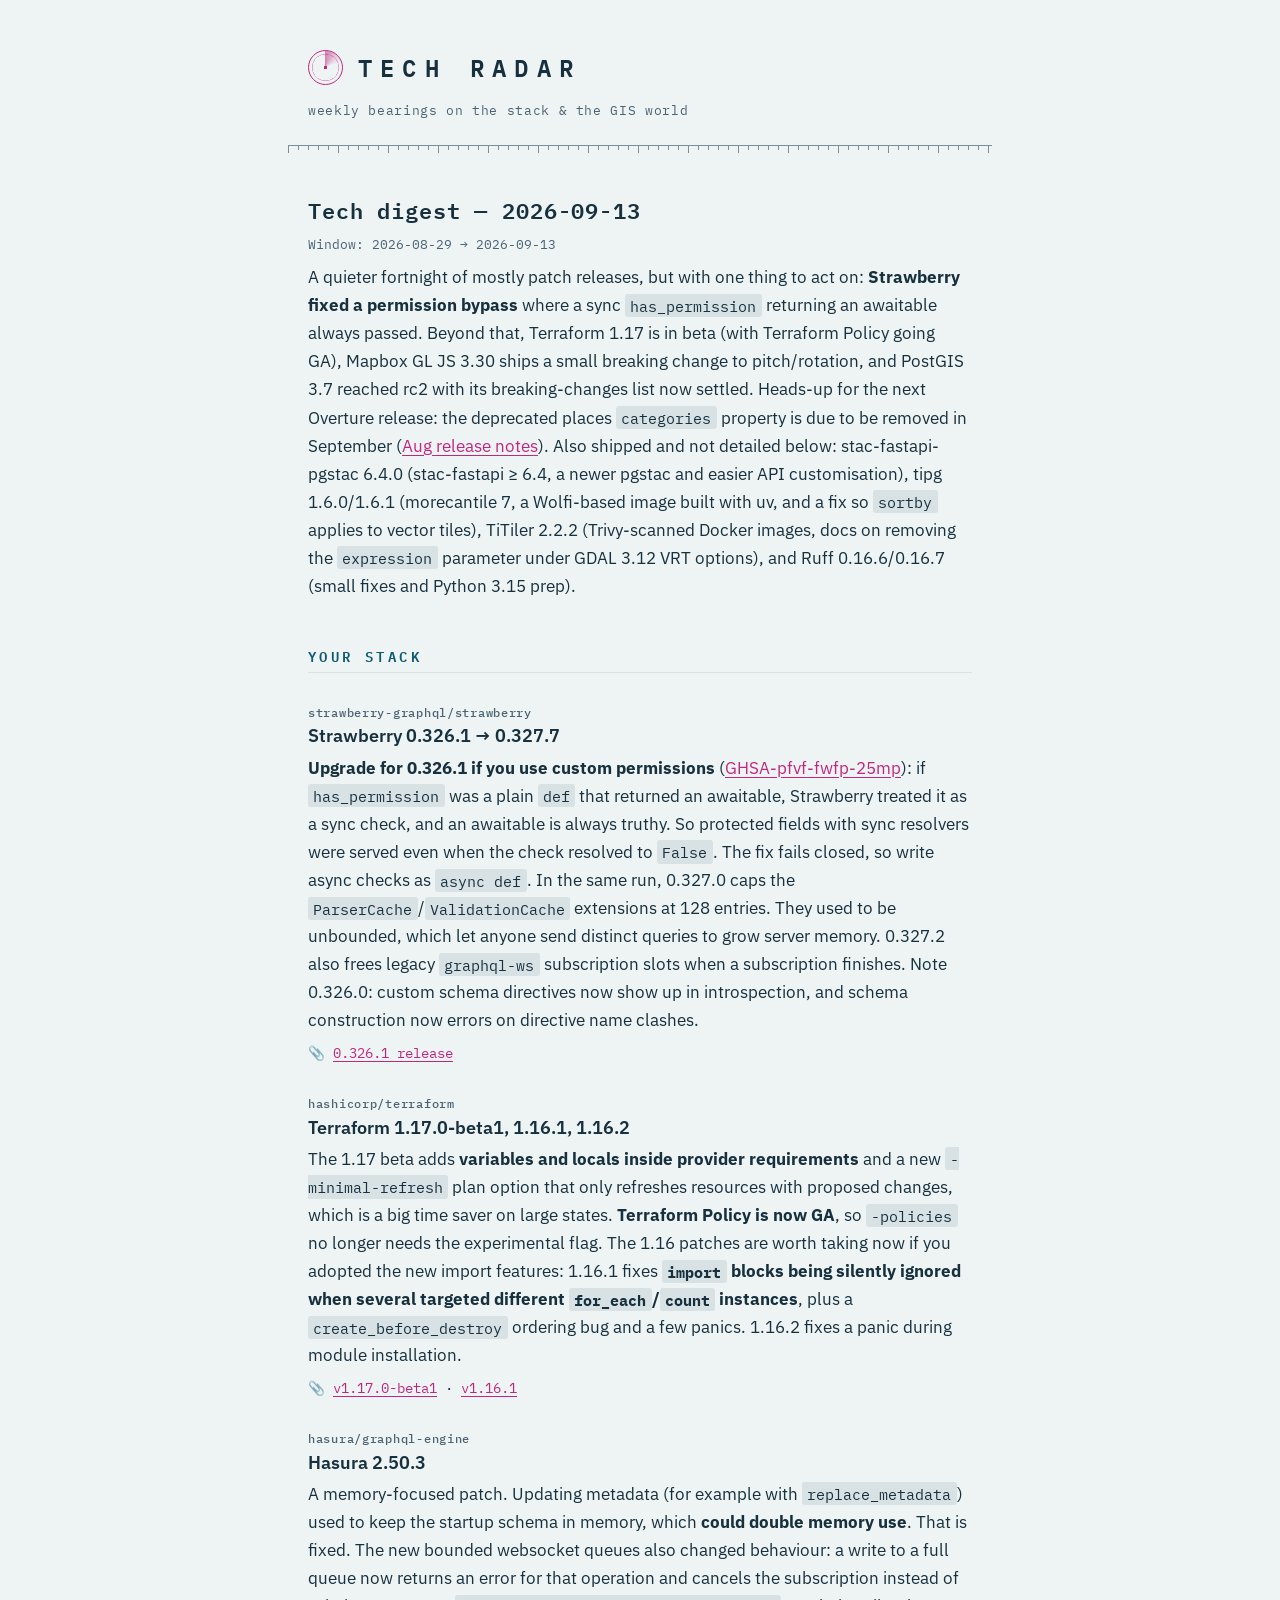
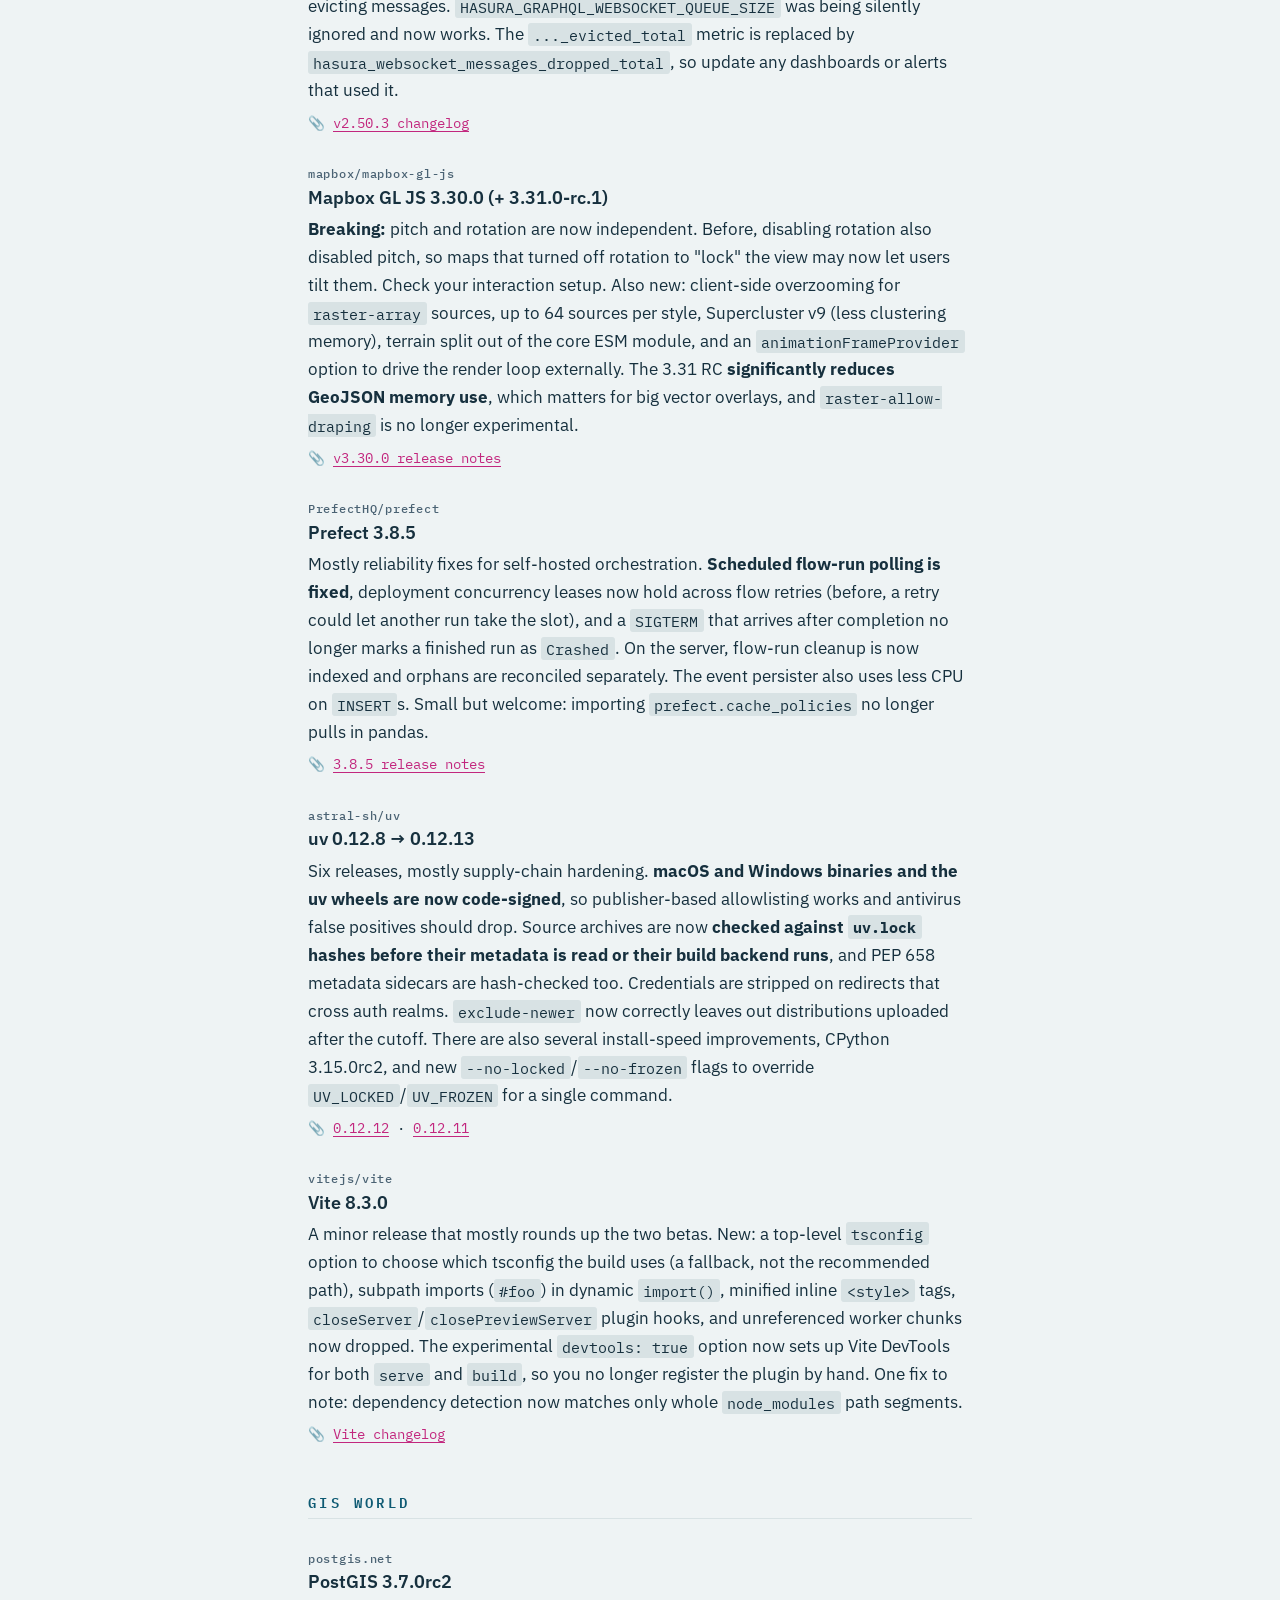
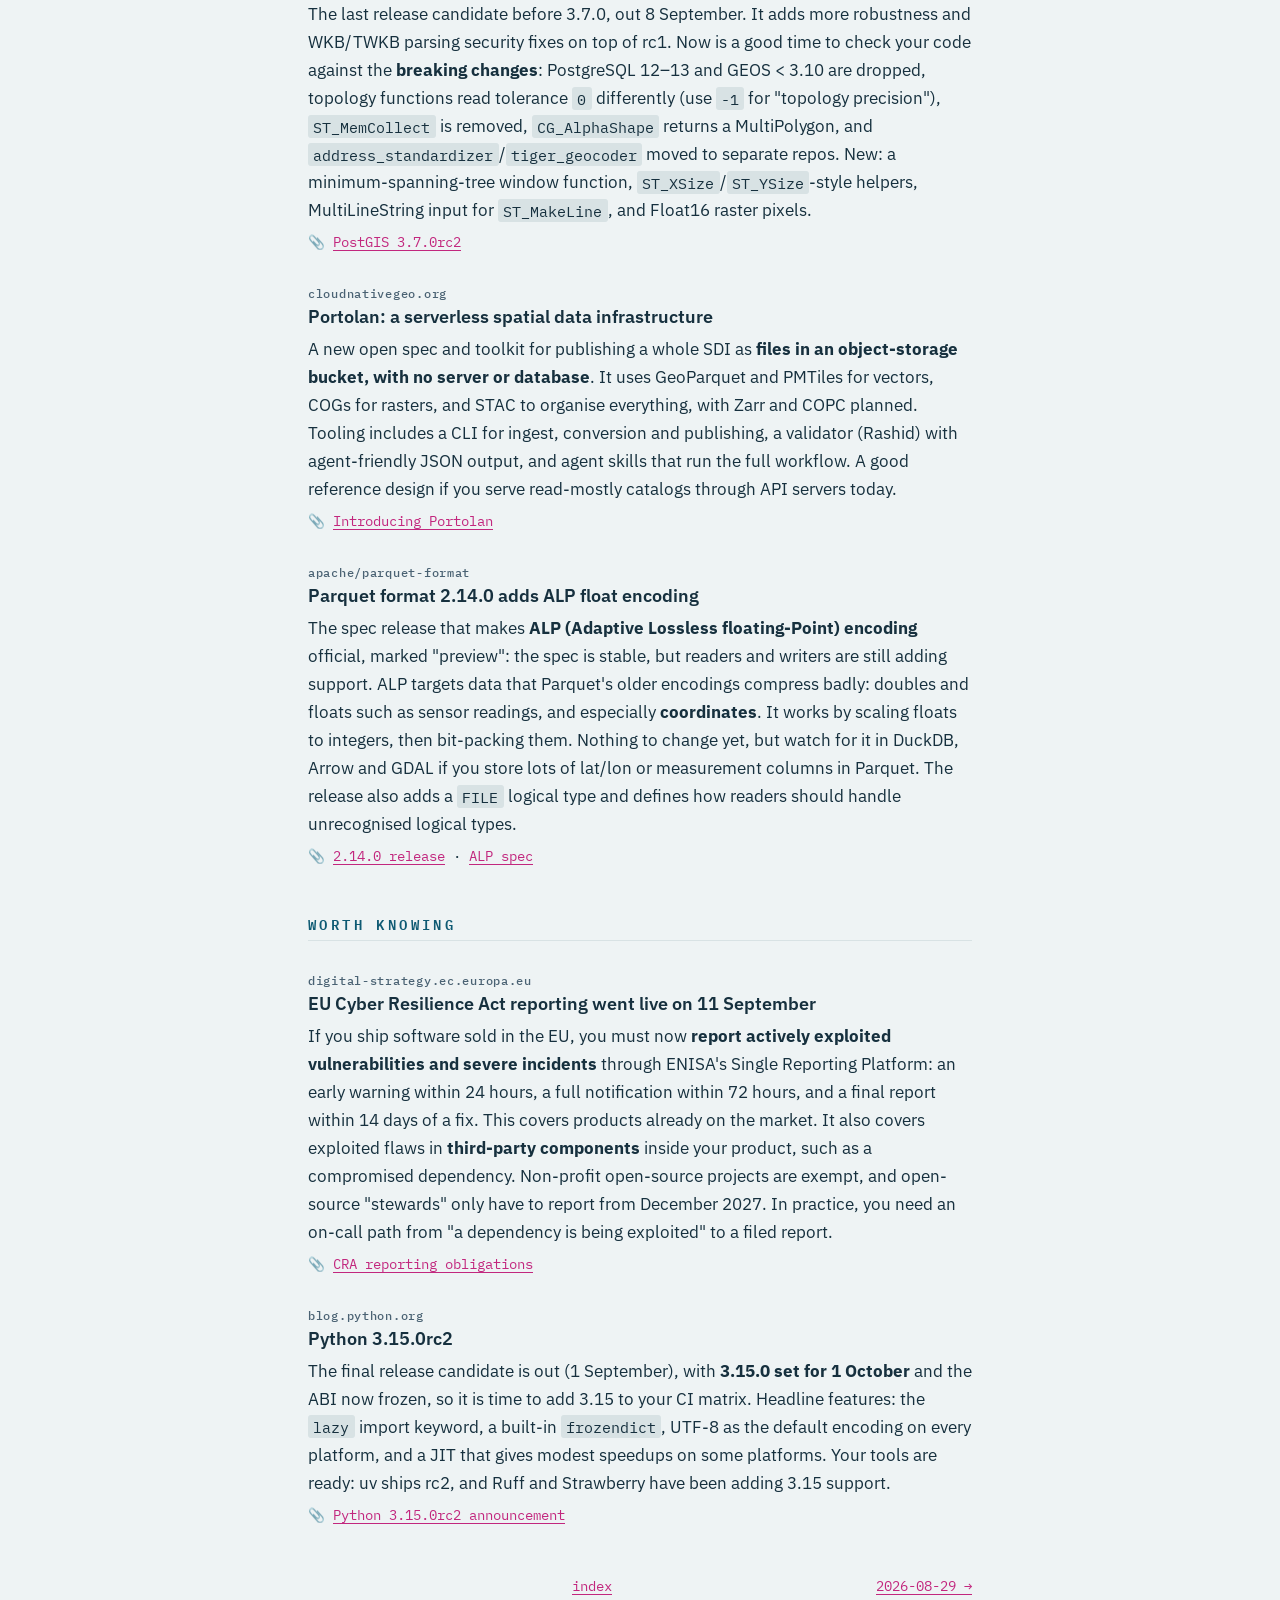
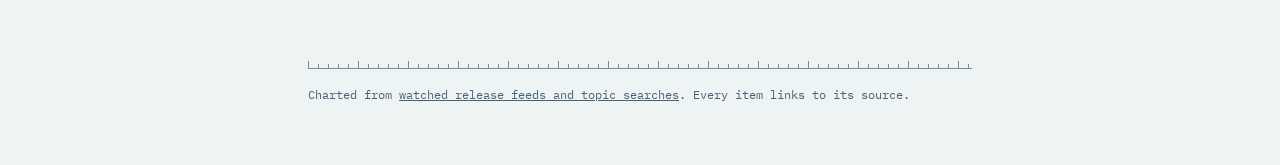
<file: docs/2026-09-13.html>
<!DOCTYPE html>
<html lang="en">
<head>
<meta charset="utf-8">
<meta name="viewport" content="width=device-width, initial-scale=1">
<title>Tech Radar — 2026-09-13</title>
<meta name="description" content="Personal tech-update digests: GIS, data pipelines, orchestration, web stacks.">
<link rel="preconnect" href="https://fonts.googleapis.com">
<link rel="preconnect" href="https://fonts.gstatic.com" crossorigin>
<link href="https://fonts.googleapis.com/css2?family=IBM+Plex+Mono:wght@400;500;600&family=IBM+Plex+Sans:ital,wght@0,400;0,600;1,400&display=swap" rel="stylesheet">
<link rel="stylesheet" href="style.css">
<link rel="icon" href="data:image/svg+xml,<svg xmlns='http://www.w3.org/2000/svg' viewBox='0 0 16 16'><circle cx='8' cy='8' r='7' fill='none' stroke='%23C2277E' stroke-width='1.5'/><circle cx='8' cy='8' r='1.5' fill='%23C2277E'/><path d='M8 8 L14 4' stroke='%23C2277E' stroke-width='1.5'/></svg>">
</head>
<body>
<header class="masthead">
  <a class="brand" href="index.html">
    <span class="scope" aria-hidden="true"></span>
    <span class="brand-text">Tech Radar</span>
  </a>
  <p class="tagline">weekly bearings on the stack &amp; the GIS world</p>
</header>
<div class="ticks" aria-hidden="true"></div>
<main>
<article class="digest"><div class="digest-head"><h1>Tech digest — 2026-09-13</h1><p class="window">Window: 2026-08-29 → 2026-09-13</p></div>
<p>A quieter fortnight of mostly patch releases, but with one thing to act on: <strong>Strawberry fixed a permission bypass</strong> where a sync <code>has_permission</code> returning an awaitable always passed. Beyond that, Terraform 1.17 is in beta (with Terraform Policy going GA), Mapbox GL JS 3.30 ships a small breaking change to pitch/rotation, and PostGIS 3.7 reached rc2 with its breaking-changes list now settled. Heads-up for the next Overture release: the deprecated places <code>categories</code> property is due to be removed in September (<a href="https://docs.overturemaps.org/blog/2026/08/19/release-notes/">Aug release notes</a>). Also shipped and not detailed below: stac-fastapi-pgstac 6.4.0 (stac-fastapi ≥ 6.4, a newer pgstac and easier API customisation), tipg 1.6.0/1.6.1 (morecantile 7, a Wolfi-based image built with uv, and a fix so <code>sortby</code> applies to vector tiles), TiTiler 2.2.2 (Trivy-scanned Docker images, docs on removing the <code>expression</code> parameter under GDAL 3.12 VRT options), and Ruff 0.16.6/0.16.7 (small fixes and Python 3.15 prep).</p>
<h2>Your stack</h2>
<h3><span class="src">strawberry-graphql/strawberry</span>Strawberry 0.326.1 → 0.327.7</h3>
<p><strong>Upgrade for 0.326.1 if you use custom permissions</strong> (<a href="https://github.com/strawberry-graphql/strawberry/security/advisories/GHSA-pfvf-fwfp-25mp">GHSA-pfvf-fwfp-25mp</a>): if <code>has_permission</code> was a plain <code>def</code> that returned an awaitable, Strawberry treated it as a sync check, and an awaitable is always truthy. So protected fields with sync resolvers were served even when the check resolved to <code>False</code>. The fix fails closed, so write async checks as <code>async def</code>. In the same run, 0.327.0 caps the <code>ParserCache</code>/<code>ValidationCache</code> extensions at 128 entries. They used to be unbounded, which let anyone send distinct queries to grow server memory. 0.327.2 also frees legacy <code>graphql-ws</code> subscription slots when a subscription finishes. Note 0.326.0: custom schema directives now show up in introspection, and schema construction now errors on directive name clashes.</p>
<p class="source">📎 <a href="https://github.com/strawberry-graphql/strawberry/releases/tag/0.326.1">0.326.1 release</a></p>
<h3><span class="src">hashicorp/terraform</span>Terraform 1.17.0-beta1, 1.16.1, 1.16.2</h3>
<p>The 1.17 beta adds <strong>variables and locals inside provider requirements</strong> and a new <code>-minimal-refresh</code> plan option that only refreshes resources with proposed changes, which is a big time saver on large states. <strong>Terraform Policy is now GA</strong>, so <code>-policies</code> no longer needs the experimental flag. The 1.16 patches are worth taking now if you adopted the new import features: 1.16.1 fixes <strong><code>import</code> blocks being silently ignored when several targeted different <code>for_each</code>/<code>count</code> instances</strong>, plus a <code>create_before_destroy</code> ordering bug and a few panics. 1.16.2 fixes a panic during module installation.</p>
<p class="source">📎 <a href="https://github.com/hashicorp/terraform/releases/tag/v1.17.0-beta1">v1.17.0-beta1</a> · <a href="https://github.com/hashicorp/terraform/releases/tag/v1.16.1">v1.16.1</a></p>
<h3><span class="src">hasura/graphql-engine</span>Hasura 2.50.3</h3>
<p>A memory-focused patch. Updating metadata (for example with <code>replace_metadata</code>) used to keep the startup schema in memory, which <strong>could double memory use</strong>. That is fixed. The new bounded websocket queues also changed behaviour: a write to a full queue now returns an error for that operation and cancels the subscription instead of evicting messages. <code>HASURA_GRAPHQL_WEBSOCKET_QUEUE_SIZE</code> was being silently ignored and now works. The <code>..._evicted_total</code> metric is replaced by <code>hasura_websocket_messages_dropped_total</code>, so update any dashboards or alerts that used it.</p>
<p class="source">📎 <a href="https://github.com/hasura/graphql-engine/releases/tag/v2.50.3">v2.50.3 changelog</a></p>
<h3><span class="src">mapbox/mapbox-gl-js</span>Mapbox GL JS 3.30.0 (+ 3.31.0-rc.1)</h3>
<p><strong>Breaking:</strong> pitch and rotation are now independent. Before, disabling rotation also disabled pitch, so maps that turned off rotation to "lock" the view may now let users tilt them. Check your interaction setup. Also new: client-side overzooming for <code>raster-array</code> sources, up to 64 sources per style, Supercluster v9 (less clustering memory), terrain split out of the core ESM module, and an <code>animationFrameProvider</code> option to drive the render loop externally. The 3.31 RC <strong>significantly reduces GeoJSON memory use</strong>, which matters for big vector overlays, and <code>raster-allow-draping</code> is no longer experimental.</p>
<p class="source">📎 <a href="https://github.com/mapbox/mapbox-gl-js/releases/tag/v3.30.0">v3.30.0 release notes</a></p>
<h3><span class="src">PrefectHQ/prefect</span>Prefect 3.8.5</h3>
<p>Mostly reliability fixes for self-hosted orchestration. <strong>Scheduled flow-run polling is fixed</strong>, deployment concurrency leases now hold across flow retries (before, a retry could let another run take the slot), and a <code>SIGTERM</code> that arrives after completion no longer marks a finished run as <code>Crashed</code>. On the server, flow-run cleanup is now indexed and orphans are reconciled separately. The event persister also uses less CPU on <code>INSERT</code>s. Small but welcome: importing <code>prefect.cache_policies</code> no longer pulls in pandas.</p>
<p class="source">📎 <a href="https://github.com/PrefectHQ/prefect/releases/tag/3.8.5">3.8.5 release notes</a></p>
<h3><span class="src">astral-sh/uv</span>uv 0.12.8 → 0.12.13</h3>
<p>Six releases, mostly supply-chain hardening. <strong>macOS and Windows binaries and the uv wheels are now code-signed</strong>, so publisher-based allowlisting works and antivirus false positives should drop. Source archives are now <strong>checked against <code>uv.lock</code> hashes before their metadata is read or their build backend runs</strong>, and PEP 658 metadata sidecars are hash-checked too. Credentials are stripped on redirects that cross auth realms. <code>exclude-newer</code> now correctly leaves out distributions uploaded after the cutoff. There are also several install-speed improvements, CPython 3.15.0rc2, and new <code>--no-locked</code>/<code>--no-frozen</code> flags to override <code>UV_LOCKED</code>/<code>UV_FROZEN</code> for a single command.</p>
<p class="source">📎 <a href="https://github.com/astral-sh/uv/releases/tag/0.12.12">0.12.12</a> · <a href="https://github.com/astral-sh/uv/releases/tag/0.12.11">0.12.11</a></p>
<h3><span class="src">vitejs/vite</span>Vite 8.3.0</h3>
<p>A minor release that mostly rounds up the two betas. New: a top-level <code>tsconfig</code> option to choose which tsconfig the build uses (a fallback, not the recommended path), subpath imports (<code>#foo</code>) in dynamic <code>import()</code>, minified inline <code>&lt;style&gt;</code> tags, <code>closeServer</code>/<code>closePreviewServer</code> plugin hooks, and unreferenced worker chunks now dropped. The experimental <code>devtools: true</code> option now sets up Vite DevTools for both <code>serve</code> and <code>build</code>, so you no longer register the plugin by hand. One fix to note: dependency detection now matches only whole <code>node_modules</code> path segments.</p>
<p class="source">📎 <a href="https://github.com/vitejs/vite/blob/main/packages/vite/CHANGELOG.md">Vite changelog</a></p>
<h2>GIS world</h2>
<h3><span class="src">postgis.net</span>PostGIS 3.7.0rc2</h3>
<p>The last release candidate before 3.7.0, out 8 September. It adds more robustness and WKB/TWKB parsing security fixes on top of rc1. Now is a good time to check your code against the <strong>breaking changes</strong>: PostgreSQL 12–13 and GEOS &lt; 3.10 are dropped, topology functions read tolerance <code>0</code> differently (use <code>-1</code> for "topology precision"), <code>ST_MemCollect</code> is removed, <code>CG_AlphaShape</code> returns a MultiPolygon, and <code>address_standardizer</code>/<code>tiger_geocoder</code> moved to separate repos. New: a minimum-spanning-tree window function, <code>ST_XSize</code>/<code>ST_YSize</code>-style helpers, MultiLineString input for <code>ST_MakeLine</code>, and Float16 raster pixels.</p>
<p class="source">📎 <a href="https://postgis.net/2026/09/PostGIS-3.7.0rc2/">PostGIS 3.7.0rc2</a></p>
<h3><span class="src">cloudnativegeo.org</span>Portolan: a serverless spatial data infrastructure</h3>
<p>A new open spec and toolkit for publishing a whole SDI as <strong>files in an object-storage bucket, with no server or database</strong>. It uses GeoParquet and PMTiles for vectors, COGs for rasters, and STAC to organise everything, with Zarr and COPC planned. Tooling includes a CLI for ingest, conversion and publishing, a validator (Rashid) with agent-friendly JSON output, and agent skills that run the full workflow. A good reference design if you serve read-mostly catalogs through API servers today.</p>
<p class="source">📎 <a href="https://cloudnativegeo.org/blog/2026/09/introducing-portolan/">Introducing Portolan</a></p>
<h3><span class="src">apache/parquet-format</span>Parquet format 2.14.0 adds ALP float encoding</h3>
<p>The spec release that makes <strong>ALP (Adaptive Lossless floating-Point) encoding</strong> official, marked "preview": the spec is stable, but readers and writers are still adding support. ALP targets data that Parquet's older encodings compress badly: doubles and floats such as sensor readings, and especially <strong>coordinates</strong>. It works by scaling floats to integers, then bit-packing them. Nothing to change yet, but watch for it in DuckDB, Arrow and GDAL if you store lots of lat/lon or measurement columns in Parquet. The release also adds a <code>FILE</code> logical type and defines how readers should handle unrecognised logical types.</p>
<p class="source">📎 <a href="https://github.com/apache/parquet-format/releases/tag/apache-parquet-format-2.14.0">2.14.0 release</a> · <a href="https://github.com/apache/parquet-format/blob/master/AlpEncoding.md">ALP spec</a></p>
<h2>Worth knowing</h2>
<h3><span class="src">digital-strategy.ec.europa.eu</span>EU Cyber Resilience Act reporting went live on 11 September</h3>
<p>If you ship software sold in the EU, you must now <strong>report actively exploited vulnerabilities and severe incidents</strong> through ENISA's Single Reporting Platform: an early warning within 24 hours, a full notification within 72 hours, and a final report within 14 days of a fix. This covers products already on the market. It also covers exploited flaws in <strong>third-party components</strong> inside your product, such as a compromised dependency. Non-profit open-source projects are exempt, and open-source "stewards" only have to report from December 2027. In practice, you need an on-call path from "a dependency is being exploited" to a filed report.</p>
<p class="source">📎 <a href="https://digital-strategy.ec.europa.eu/en/policies/cra-reporting">CRA reporting obligations</a></p>
<h3><span class="src">blog.python.org</span>Python 3.15.0rc2</h3>
<p>The final release candidate is out (1 September), with <strong>3.15.0 set for 1 October</strong> and the ABI now frozen, so it is time to add 3.15 to your CI matrix. Headline features: the <code>lazy</code> import keyword, a built-in <code>frozendict</code>, UTF-8 as the default encoding on every platform, and a JIT that gives modest speedups on some platforms. Your tools are ready: uv ships rc2, and Ruff and Strawberry have been adding 3.15 support.</p>
<p class="source">📎 <a href="https://blog.python.org/2026/09/python-3150-rc2/">Python 3.15.0rc2 announcement</a></p></article><nav class="pagenav"><span></span><a href="index.html">index</a><a href="2026-08-29.html">2026-08-29 →</a></nav>
</main>
<footer class="colophon">
  <div class="ticks" aria-hidden="true"></div>
  <p>Charted from <a href="https://github.com/GreatTyrion/tech-radar">watched release feeds and topic searches</a>. Every item links to its source.</p>
</footer>
</body>
</html>
</file>
<file: docs/style.css>
/* tech-radar — chart-room theme. Light = chart paper, dark = night bridge. */
:root {
  --paper: #EEF3F4;
  --ink: #16303E;
  --ink-soft: #4A6273;
  --magenta: #C2277E;
  --shoal: #D8E2E4;      /* rules, tick strip */
  --deep: #0E5A73;       /* secondary accent: section marks */
  color-scheme: light dark;
}
@media (prefers-color-scheme: dark) {
  :root {
    --paper: #0D1B24;
    --ink: #C9D6DC;
    --ink-soft: #7E96A3;
    --magenta: #E876B4;
    --shoal: #223844;
    --deep: #5FA8BF;
  }
}

* { box-sizing: border-box; }
html { -webkit-text-size-adjust: 100%; }
body {
  margin: 0;
  background: var(--paper);
  color: var(--ink);
  font-family: "IBM Plex Sans", "Helvetica Neue", Arial, sans-serif;
  font-size: 1.0625rem;
  line-height: 1.65;
}
main, .masthead, .colophon { max-width: 44rem; margin-inline: auto; padding-inline: 1.25rem; }
main { padding-block: 2.5rem 4rem; }

/* ── Masthead: chart title block ─────────────────────────── */
.masthead { padding-top: 3rem; padding-bottom: 1.25rem; }
.brand {
  display: inline-flex; align-items: center; gap: 0.9rem;
  text-decoration: none; color: inherit;
}
.brand-text {
  font-family: "IBM Plex Mono", ui-monospace, monospace;
  font-weight: 600;
  font-size: 1.5rem;
  letter-spacing: 0.35em;
  text-transform: uppercase;
}
.tagline {
  margin: 0.4rem 0 0;
  font-family: "IBM Plex Mono", ui-monospace, monospace;
  font-size: 0.8rem;
  color: var(--ink-soft);
  letter-spacing: 0.05em;
}

/* radar scope: rings + rotating sweep */
.scope {
  width: 2.2rem; height: 2.2rem; border-radius: 50%;
  flex: none;
  border: 1.5px solid var(--magenta);
  background:
    radial-gradient(circle, var(--magenta) 7%, transparent 8%),
    radial-gradient(circle, transparent 55%, color-mix(in srgb, var(--magenta) 45%, transparent) 56%, transparent 60%);
  position: relative;
  overflow: hidden;
}
.scope::after {
  content: "";
  position: absolute; inset: 0;
  background: conic-gradient(from 0deg, color-mix(in srgb, var(--magenta) 55%, transparent), transparent 70deg, transparent);
  animation: sweep 6s linear infinite;
}
@keyframes sweep { to { transform: rotate(360deg); } }
@media (prefers-reduced-motion: reduce) {
  .scope::after { animation: none; }
}

/* ── Tick ruler: chart-border latitude ticks ─────────────── */
.ticks {
  max-width: 44rem; margin-inline: auto; height: 8px;
  margin-top: 0.25rem;
  border-top: 1px solid var(--ink-soft);
  background:
    repeating-linear-gradient(90deg,
      var(--ink-soft) 0 1px, transparent 1px 10px),
    repeating-linear-gradient(90deg,
      var(--ink-soft) 0 1px, transparent 1px 50px);
  background-size: 100% 4px, 100% 8px;
  background-repeat: no-repeat;
  opacity: 0.7;
}

/* ── Digest header ───────────────────────────────────────── */
.digest-head { margin-bottom: 0.5rem; }
.digest-head h1 {
  font-family: "IBM Plex Mono", ui-monospace, monospace;
  font-size: 1.35rem; font-weight: 600;
  letter-spacing: 0.04em;
  margin: 0 0 0.2rem;
}
.window {
  font-family: "IBM Plex Mono", ui-monospace, monospace;
  font-size: 0.8rem; color: var(--ink-soft); margin: 0;
}

/* ── Digest body (markdown output) ───────────────────────── */
.digest h2 {
  font-family: "IBM Plex Mono", ui-monospace, monospace;
  font-size: 0.85rem; font-weight: 600;
  letter-spacing: 0.25em; text-transform: uppercase;
  color: var(--deep);
  margin: 2.8rem 0 0.4rem;
  padding-bottom: 0.3rem;
  border-bottom: 1px solid var(--shoal);
}
.digest h3 {
  font-size: 1.15rem; font-weight: 600;
  line-height: 1.35;
  margin: 2rem 0 0.3rem;
}
.digest h3 .src {
  display: block;
  font-family: "IBM Plex Mono", ui-monospace, monospace;
  font-size: 0.75rem; font-weight: 500;
  letter-spacing: 0.06em;
  color: var(--ink-soft);
  margin-bottom: 0.15rem;
}
.digest p { margin: 0.35rem 0 0; }
.digest a { color: var(--magenta); text-decoration-thickness: 1px; text-underline-offset: 3px; }
.digest a:hover { text-decoration-thickness: 2px; }
.digest p.source {
  font-family: "IBM Plex Mono", ui-monospace, monospace;
  font-size: 0.85rem;
  margin-top: 0.45rem;
}
.digest hr { border: 0; border-top: 1px solid var(--shoal); margin: 2.8rem 0 1rem; }
.digest hr + p, .digest .quiet {
  font-family: "IBM Plex Mono", ui-monospace, monospace;
  font-size: 0.8rem; color: var(--ink-soft);
}
.digest code {
  font-family: "IBM Plex Mono", ui-monospace, monospace;
  font-size: 0.9em;
  background: var(--shoal);
  padding: 0.1em 0.35em; border-radius: 3px;
}

/* ── Archive ─────────────────────────────────────────────── */
.archive h2 {
  font-family: "IBM Plex Mono", ui-monospace, monospace;
  font-size: 0.85rem; font-weight: 600;
  letter-spacing: 0.25em; text-transform: uppercase;
  color: var(--deep);
  margin: 3.5rem 0 0.6rem;
  padding-bottom: 0.3rem;
  border-bottom: 1px solid var(--shoal);
}
.archive ul { list-style: none; padding: 0; margin: 0; }
.archive li { margin: 0.55rem 0; }
.archive .d {
  font-family: "IBM Plex Mono", ui-monospace, monospace;
  font-size: 0.85rem;
  margin-right: 0.75rem;
}
.archive a { color: var(--magenta); text-decoration-thickness: 1px; text-underline-offset: 3px; }
.archive .hl { color: var(--ink-soft); font-size: 0.95rem; }

/* ── Per-digest page nav ─────────────────────────────────── */
.pagenav {
  display: flex; justify-content: space-between; gap: 1rem;
  font-family: "IBM Plex Mono", ui-monospace, monospace;
  font-size: 0.85rem;
  margin-top: 3rem;
}
.pagenav a { color: var(--magenta); text-decoration-thickness: 1px; text-underline-offset: 3px; }

/* ── Colophon ────────────────────────────────────────────── */
.colophon { padding-block: 0 3rem; }
.colophon .ticks { transform: scaleY(-1); margin: 0 0 1rem; padding-inline: 0; }
.colophon p {
  font-family: "IBM Plex Mono", ui-monospace, monospace;
  font-size: 0.75rem; color: var(--ink-soft);
}
.colophon a { color: inherit; }

:focus-visible { outline: 2px solid var(--magenta); outline-offset: 3px; }

@media (max-width: 480px) {
  .brand-text { font-size: 1.15rem; letter-spacing: 0.25em; }
  body { font-size: 1rem; }
}
</file>
